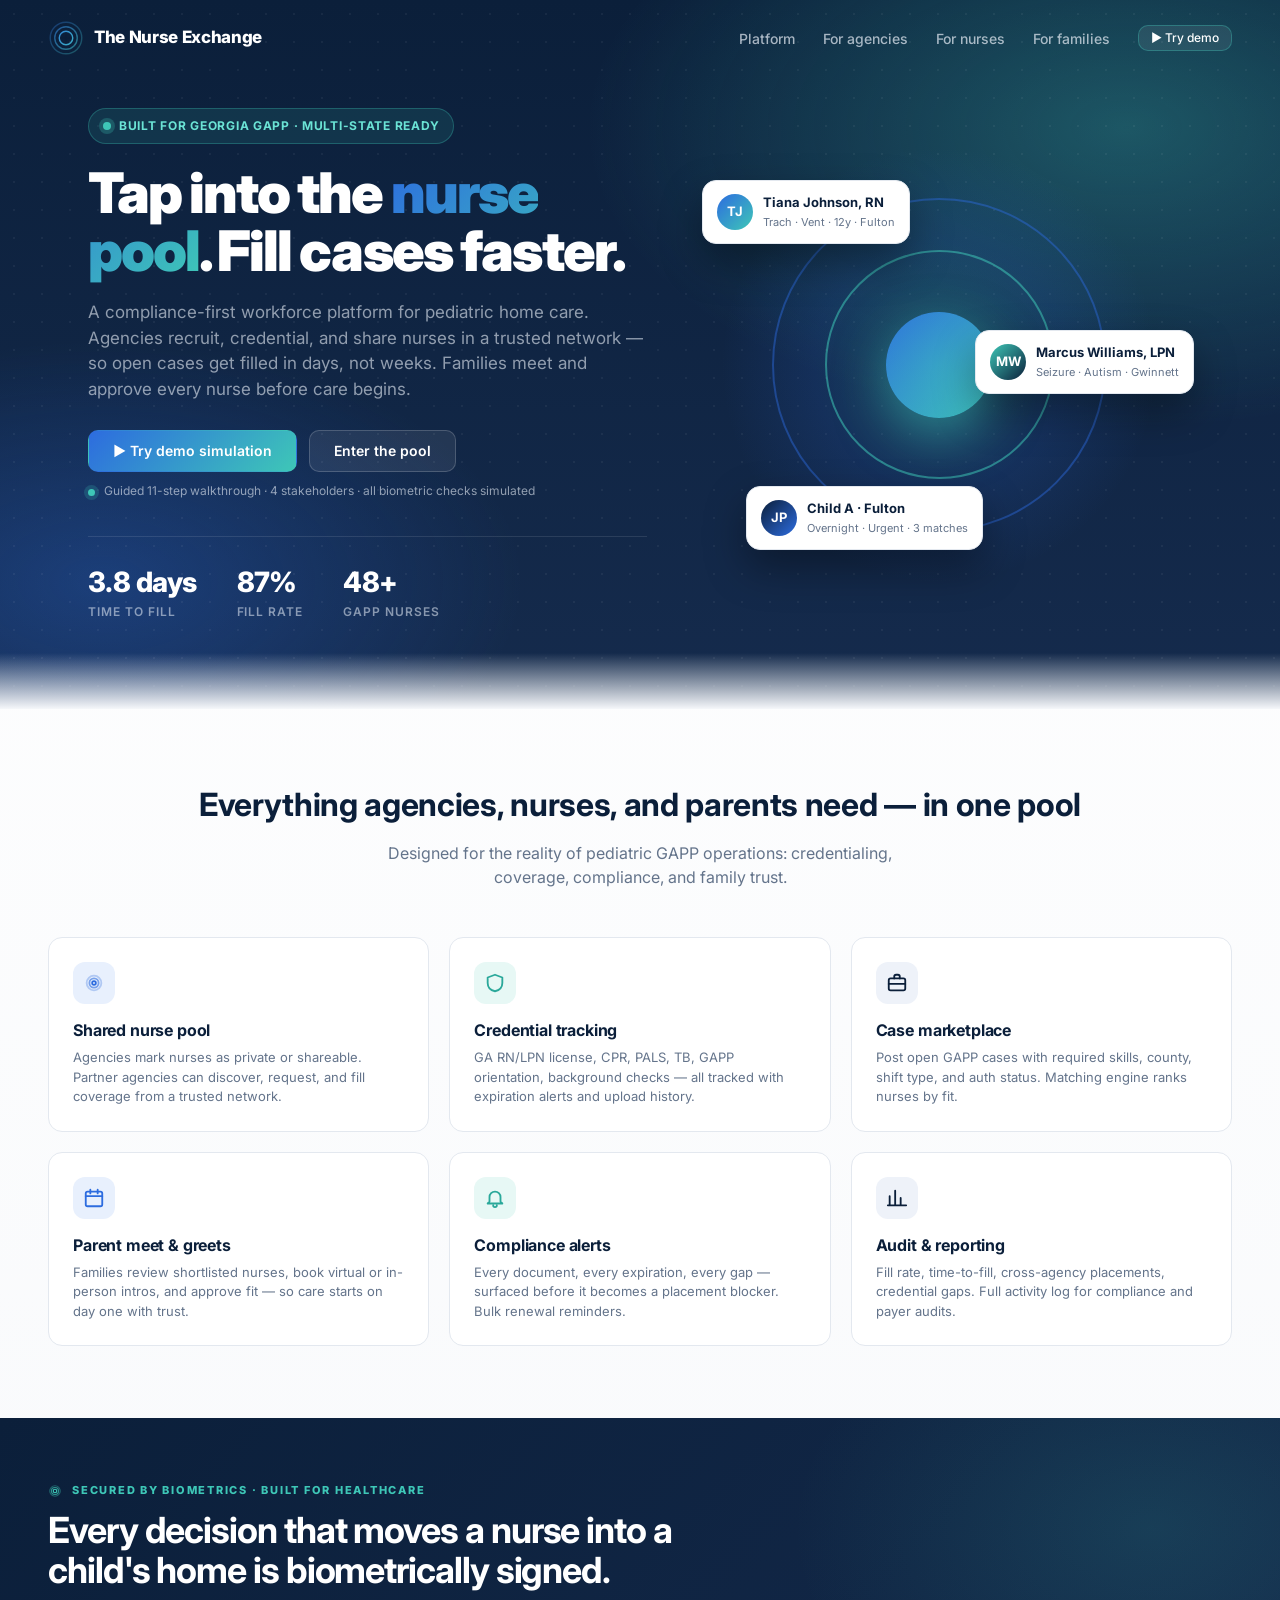
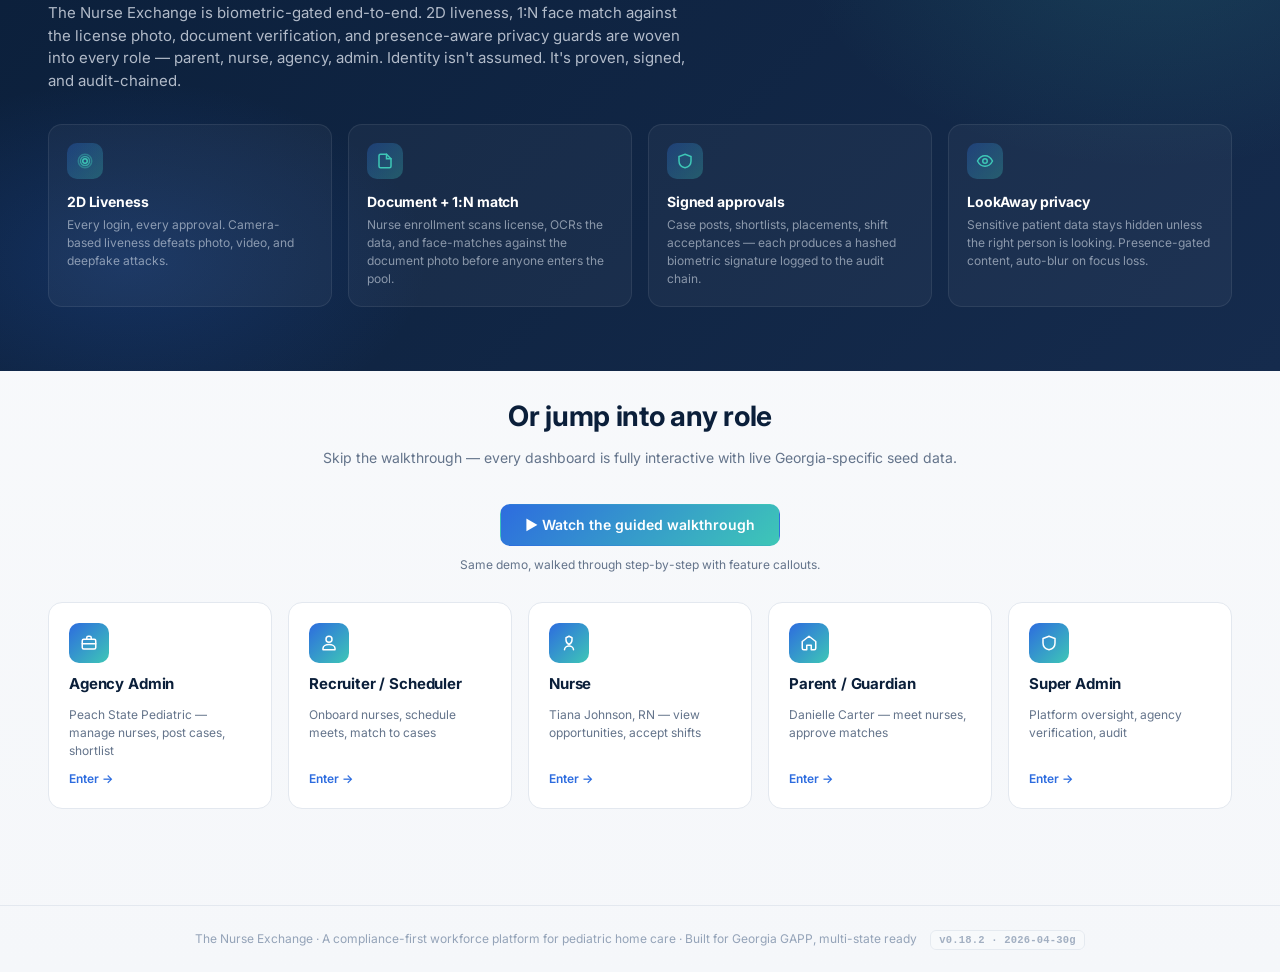
<file: index.html>
<!doctype html>
<html lang="en">
<head>
  <meta charset="utf-8" />
  <meta name="viewport" content="width=device-width, initial-scale=1, maximum-scale=1, minimum-scale=1, user-scalable=no, viewport-fit=cover, shrink-to-fit=no" />
  <meta name="apple-mobile-web-app-capable" content="yes" />
  <meta name="mobile-web-app-capable" content="yes" />
  <meta name="apple-mobile-web-app-status-bar-style" content="black-translucent" />
  <script>
    ['gesturestart','gesturechange','gestureend'].forEach(ev => {
      document.addEventListener(ev, e => e.preventDefault(), {passive:false});
    });
    let _tnxLastTap = 0;
    document.addEventListener('touchend', e => {
      const now = Date.now();
      if (now - _tnxLastTap < 350) e.preventDefault();
      _tnxLastTap = now;
    }, {passive:false});
  </script>
  <title>The Nurse Exchange — The shared nurse pool for pediatric home care</title>
  <meta name="description" content="A compliance-first marketplace where agencies recruit, credential, and share nurses — every action biometrically signed and audit-chained." />
  <link rel="canonical" href="https://nurseexchange.onrender.com/" />
  <link rel="icon" type="image/svg+xml" href="assets/favicon.svg" />

  <!-- Open Graph (Facebook, LinkedIn, iMessage, Slack, etc.) -->
  <meta property="og:type" content="website" />
  <meta property="og:site_name" content="The Nurse Exchange" />
  <meta property="og:url" content="https://nurseexchange.onrender.com/" />
  <meta property="og:title" content="The Nurse Exchange — Tap into the nurse pool" />
  <meta property="og:description" content="A compliance-first marketplace for pediatric home care. Cross-agency nurse pool, biometric identity gate, audit chain." />
  <meta property="og:image" content="https://nurseexchange.onrender.com/assets/og-image.png" />
  <meta property="og:image:width" content="1200" />
  <meta property="og:image:height" content="630" />
  <meta property="og:image:alt" content="The Nurse Exchange — Tap into the nurse pool. Fill cases faster." />

  <!-- Twitter / X -->
  <meta name="twitter:card" content="summary_large_image" />
  <meta name="twitter:title" content="The Nurse Exchange — Tap into the nurse pool" />
  <meta name="twitter:description" content="Compliance-first pediatric home care marketplace. Biometric identity gate · cross-agency pool · audit chain." />
  <meta name="twitter:image" content="https://nurseexchange.onrender.com/assets/og-image.png" />

  <meta name="theme-color" content="#0B1F3A" />
  <link rel="preconnect" href="https://fonts.googleapis.com">
  <link rel="preconnect" href="https://fonts.gstatic.com" crossorigin>
  <link href="https://fonts.googleapis.com/css2?family=Inter:wght@400;500;600;700;800&display=swap" rel="stylesheet">
  <link rel="stylesheet" href="css/styles.css" />
</head>
<body class="landing">

  <section class="hero-shell">
  <nav class="landing-nav">
    <a href="/" class="brand">
      <img src="assets/logo.svg" alt="The Nurse Exchange" />
      <span>The Nurse Exchange</span>
    </a>
    <div class="nav-links">
      <a href="#features">Platform</a>
      <a href="#roles">For agencies</a>
      <a href="#roles">For nurses</a>
      <a href="#roles">For families</a>
      <a href="app.html?sim=1" class="btn btn-secondary btn-sm">▶ Try demo</a>
    </div>
  </nav>

  <section class="hero">
    <div>
      <div class="hero-eyebrow"><span class="dot"></span> Built for Georgia GAPP · Multi-state ready</div>
      <h1>Tap into the <span class="grad">nurse pool</span>. Fill cases faster.</h1>
      <p class="lead">A compliance-first workforce platform for pediatric home care. Agencies recruit, credential, and share nurses in a trusted network — so open cases get filled in days, not weeks. Families meet and approve every nurse before care begins.</p>
      <div class="hero-cta">
        <a href="app.html?sim=1" class="btn btn-brand btn-lg" id="hero-try-demo">▶ Try demo simulation</a>
        <a href="app.html" class="btn btn-secondary btn-lg">Enter the pool</a>
      </div>
      <p style="margin-top:10px; font-size:12px; color:var(--text-muted)">
        <span style="display:inline-block; width:7px; height:7px; border-radius:50%; background:var(--teal); box-shadow:0 0 0 4px rgba(62,199,183,0.2); vertical-align:middle; margin-right:6px"></span>
        Guided 11-step walkthrough · 4 stakeholders · all biometric checks simulated
      </p>
      <div class="hero-stats">
        <div class="hero-stat"><div class="num">3.8 days</div><div class="label">Time to fill</div></div>
        <div class="hero-stat"><div class="num">87%</div><div class="label">Fill rate</div></div>
        <div class="hero-stat"><div class="num">48+</div><div class="label">GAPP nurses</div></div>
      </div>
    </div>
    <div class="hero-visual">
      <div class="ripple"></div>
      <div class="hero-card-stack">
        <div class="float-card a">
          <div class="avatar">TJ</div>
          <div class="meta">
            <div class="name">Tiana Johnson, RN</div>
            <div class="sub">Trach · Vent · 12y · Fulton</div>
          </div>
        </div>
        <div class="float-card b">
          <div class="avatar" style="background: linear-gradient(135deg, #3EC7B7, #0B1F3A)">MW</div>
          <div class="meta">
            <div class="name">Marcus Williams, LPN</div>
            <div class="sub">Seizure · Autism · Gwinnett</div>
          </div>
        </div>
        <div class="float-card c">
          <div class="avatar" style="background: linear-gradient(135deg, #0B1F3A, #2D6CDF)">JP</div>
          <div class="meta">
            <div class="name">Child A · Fulton</div>
            <div class="sub">Overnight · Urgent · 3 matches</div>
          </div>
        </div>
      </div>
    </div>
  </section>
  </section>
  <!-- /hero-shell -->

  <section class="features" id="features">
    <h2>Everything agencies, nurses, and parents need — in one pool</h2>
    <div class="sub">Designed for the reality of pediatric GAPP operations: credentialing, coverage, compliance, and family trust.</div>

    <div class="feature-grid">
      <div class="feature-card">
        <div class="ico">
          <svg width="22" height="22" viewBox="0 0 24 24" fill="none" stroke="currentColor" stroke-width="2" stroke-linecap="round" stroke-linejoin="round"><circle cx="12" cy="12" r="8" opacity="0.3"/><circle cx="12" cy="12" r="5" opacity="0.6"/><circle cx="12" cy="12" r="2"/></svg>
        </div>
        <h3>Shared nurse pool</h3>
        <p>Agencies mark nurses as private or shareable. Partner agencies can discover, request, and fill coverage from a trusted network.</p>
      </div>
      <div class="feature-card">
        <div class="ico teal">
          <svg width="22" height="22" viewBox="0 0 24 24" fill="none" stroke="currentColor" stroke-width="2" stroke-linecap="round" stroke-linejoin="round"><path d="M12 3l8 3v6c0 5-3.5 8-8 9-4.5-1-8-4-8-9V6l8-3z"/></svg>
        </div>
        <h3>Credential tracking</h3>
        <p>GA RN/LPN license, CPR, PALS, TB, GAPP orientation, background checks — all tracked with expiration alerts and upload history.</p>
      </div>
      <div class="feature-card">
        <div class="ico navy">
          <svg width="22" height="22" viewBox="0 0 24 24" fill="none" stroke="currentColor" stroke-width="2" stroke-linecap="round" stroke-linejoin="round"><rect x="3" y="7" width="18" height="13" rx="2"/><path d="M9 7V5a2 2 0 0 1 2-2h2a2 2 0 0 1 2 2v2M3 13h18"/></svg>
        </div>
        <h3>Case marketplace</h3>
        <p>Post open GAPP cases with required skills, county, shift type, and auth status. Matching engine ranks nurses by fit.</p>
      </div>
      <div class="feature-card">
        <div class="ico">
          <svg width="22" height="22" viewBox="0 0 24 24" fill="none" stroke="currentColor" stroke-width="2" stroke-linecap="round" stroke-linejoin="round"><rect x="3" y="5" width="18" height="16" rx="2"/><path d="M3 10h18M8 3v4M16 3v4"/></svg>
        </div>
        <h3>Parent meet & greets</h3>
        <p>Families review shortlisted nurses, book virtual or in-person intros, and approve fit — so care starts on day one with trust.</p>
      </div>
      <div class="feature-card">
        <div class="ico teal">
          <svg width="22" height="22" viewBox="0 0 24 24" fill="none" stroke="currentColor" stroke-width="2" stroke-linecap="round" stroke-linejoin="round"><path d="M18 16v-5a6 6 0 0 0-12 0v5l-2 2h16l-2-2zM10 20a2 2 0 0 0 4 0"/></svg>
        </div>
        <h3>Compliance alerts</h3>
        <p>Every document, every expiration, every gap — surfaced before it becomes a placement blocker. Bulk renewal reminders.</p>
      </div>
      <div class="feature-card">
        <div class="ico navy">
          <svg width="22" height="22" viewBox="0 0 24 24" fill="none" stroke="currentColor" stroke-width="2" stroke-linecap="round" stroke-linejoin="round"><path d="M4 20V10M10 20V4M16 20v-8M22 20H2"/></svg>
        </div>
        <h3>Audit & reporting</h3>
        <p>Fill rate, time-to-fill, cross-agency placements, credential gaps. Full activity log for compliance and payer audits.</p>
      </div>
    </div>
  </section>

  <section class="secured-by" id="security">
    <div class="secured-by-inner">
      <div class="lead">
        <svg width="14" height="14" viewBox="0 0 24 24" fill="none" stroke="currentColor" stroke-width="2" stroke-linecap="round"><circle cx="12" cy="12" r="9" opacity="0.4"/><circle cx="12" cy="12" r="6" opacity="0.7"/><circle cx="12" cy="12" r="3"/></svg>
        Secured by biometrics · built for healthcare
      </div>
      <h2>Every decision that moves a nurse into a child's home is biometrically signed.</h2>
      <p class="blurb">The Nurse Exchange is biometric-gated end-to-end. 2D liveness, 1:N face match against the license photo, document verification, and presence-aware privacy guards are woven into every role — parent, nurse, agency, admin. Identity isn't assumed. It's proven, signed, and audit-chained.</p>
      <div class="secured-grid">
        <div class="secured-item">
          <div class="ico">
            <svg width="18" height="18" viewBox="0 0 24 24" fill="none" stroke="currentColor" stroke-width="2" stroke-linecap="round"><circle cx="12" cy="12" r="9" opacity="0.4"/><circle cx="12" cy="12" r="6" opacity="0.7"/><circle cx="12" cy="12" r="3"/></svg>
          </div>
          <h4>2D Liveness</h4>
          <p>Every login, every approval. Camera-based liveness defeats photo, video, and deepfake attacks.</p>
        </div>
        <div class="secured-item">
          <div class="ico">
            <svg width="18" height="18" viewBox="0 0 24 24" fill="none" stroke="currentColor" stroke-width="2" stroke-linecap="round"><path d="M14 3H6a2 2 0 0 0-2 2v14a2 2 0 0 0 2 2h12a2 2 0 0 0 2-2V9l-6-6z"/><path d="M14 3v6h6"/></svg>
          </div>
          <h4>Document + 1:N match</h4>
          <p>Nurse enrollment scans license, OCRs the data, and face-matches against the document photo before anyone enters the pool.</p>
        </div>
        <div class="secured-item">
          <div class="ico">
            <svg width="18" height="18" viewBox="0 0 24 24" fill="none" stroke="currentColor" stroke-width="2" stroke-linecap="round"><path d="M12 3l8 3v6c0 5-3.5 8-8 9-4.5-1-8-4-8-9V6l8-3z"/></svg>
          </div>
          <h4>Signed approvals</h4>
          <p>Case posts, shortlists, placements, shift acceptances — each produces a hashed biometric signature logged to the audit chain.</p>
        </div>
        <div class="secured-item">
          <div class="ico">
            <svg width="18" height="18" viewBox="0 0 24 24" fill="none" stroke="currentColor" stroke-width="2" stroke-linecap="round"><circle cx="12" cy="12" r="3"/><path d="M2 12s3.5-7 10-7 10 7 10 7-3.5 7-10 7-10-7-10-7z"/></svg>
          </div>
          <h4>LookAway privacy</h4>
          <p>Sensitive patient data stays hidden unless the right person is looking. Presence-gated content, auto-blur on focus loss.</p>
        </div>
      </div>
    </div>
  </section>

  <section class="role-picker" id="roles">
    <h2>Or jump into any role</h2>
    <p class="sub">Skip the walkthrough — every dashboard is fully interactive with live Georgia-specific seed data.</p>
    <div style="text-align:center; margin: 0 auto 28px; max-width:520px">
      <a href="app.html?sim=1" class="btn btn-brand btn-lg" style="display:inline-flex; align-items:center; gap:10px">▶ Watch the guided walkthrough</a>
      <p style="margin-top:10px; font-size:12px; color:var(--text-muted)">Same demo, walked through step-by-step with feature callouts.</p>
    </div>

    <div class="role-grid">
      <a class="role-card" href="app.html#/dashboard" onclick="localStorage.setItem('tnx.role','agency_admin')">
        <div class="badge-ico">
          <svg width="18" height="18" viewBox="0 0 24 24" fill="none" stroke="currentColor" stroke-width="2" stroke-linecap="round" stroke-linejoin="round"><rect x="3" y="7" width="18" height="13" rx="2"/><path d="M9 7V5a2 2 0 0 1 2-2h2a2 2 0 0 1 2 2v2M3 13h18"/></svg>
        </div>
        <h4>Agency Admin</h4>
        <div class="persona">Peach State Pediatric — manage nurses, post cases, shortlist</div>
        <div class="enter">Enter →</div>
      </a>
      <a class="role-card" href="app.html#/dashboard" onclick="localStorage.setItem('tnx.role','recruiter')">
        <div class="badge-ico">
          <svg width="18" height="18" viewBox="0 0 24 24" fill="none" stroke="currentColor" stroke-width="2" stroke-linecap="round" stroke-linejoin="round"><path d="M16 7a4 4 0 1 1-8 0 4 4 0 0 1 8 0zM12 14c-4.4 0-8 2.2-8 5v2h16v-2c0-2.8-3.6-5-8-5z"/></svg>
        </div>
        <h4>Recruiter / Scheduler</h4>
        <div class="persona">Onboard nurses, schedule meets, match to cases</div>
        <div class="enter">Enter →</div>
      </a>
      <a class="role-card" href="app.html#/nurse-home" onclick="localStorage.setItem('tnx.role','nurse')">
        <div class="badge-ico">
          <svg width="18" height="18" viewBox="0 0 24 24" fill="none" stroke="currentColor" stroke-width="2" stroke-linecap="round" stroke-linejoin="round"><path d="M12 3l4 2v3c0 3-2 5-4 6-2-1-4-3-4-6V5l4-2z"/><path d="M6 21c0-3 3-5 6-5s6 2 6 5"/></svg>
        </div>
        <h4>Nurse</h4>
        <div class="persona">Tiana Johnson, RN — view opportunities, accept shifts</div>
        <div class="enter">Enter →</div>
      </a>
      <a class="role-card" href="app.html#/parent-home" onclick="localStorage.setItem('tnx.role','parent')">
        <div class="badge-ico">
          <svg width="18" height="18" viewBox="0 0 24 24" fill="none" stroke="currentColor" stroke-width="2" stroke-linecap="round" stroke-linejoin="round"><path d="M3 10l9-7 9 7v9a2 2 0 0 1-2 2h-4v-6h-6v6H5a2 2 0 0 1-2-2v-9z"/></svg>
        </div>
        <h4>Parent / Guardian</h4>
        <div class="persona">Danielle Carter — meet nurses, approve matches</div>
        <div class="enter">Enter →</div>
      </a>
      <a class="role-card" href="app.html#/admin" onclick="localStorage.setItem('tnx.role','super_admin')">
        <div class="badge-ico">
          <svg width="18" height="18" viewBox="0 0 24 24" fill="none" stroke="currentColor" stroke-width="2" stroke-linecap="round" stroke-linejoin="round"><path d="M12 3l8 3v6c0 5-3.5 8-8 9-4.5-1-8-4-8-9V6l8-3z"/></svg>
        </div>
        <h4>Super Admin</h4>
        <div class="persona">Platform oversight, agency verification, audit</div>
        <div class="enter">Enter →</div>
      </a>
    </div>
  </section>

  <footer class="landing-foot">
    The Nurse Exchange · A compliance-first workforce platform for pediatric home care · Built for Georgia GAPP, multi-state ready
    <span class="build-tag" id="build-tag">v…</span>
  </footer>

  <script src="js/version.js"></script>
  <script>
    document.getElementById('build-tag').textContent = `v${window.TNX_VERSION} · ${window.TNX_BUILD}`;
  </script>
</body>
</html>
</file>
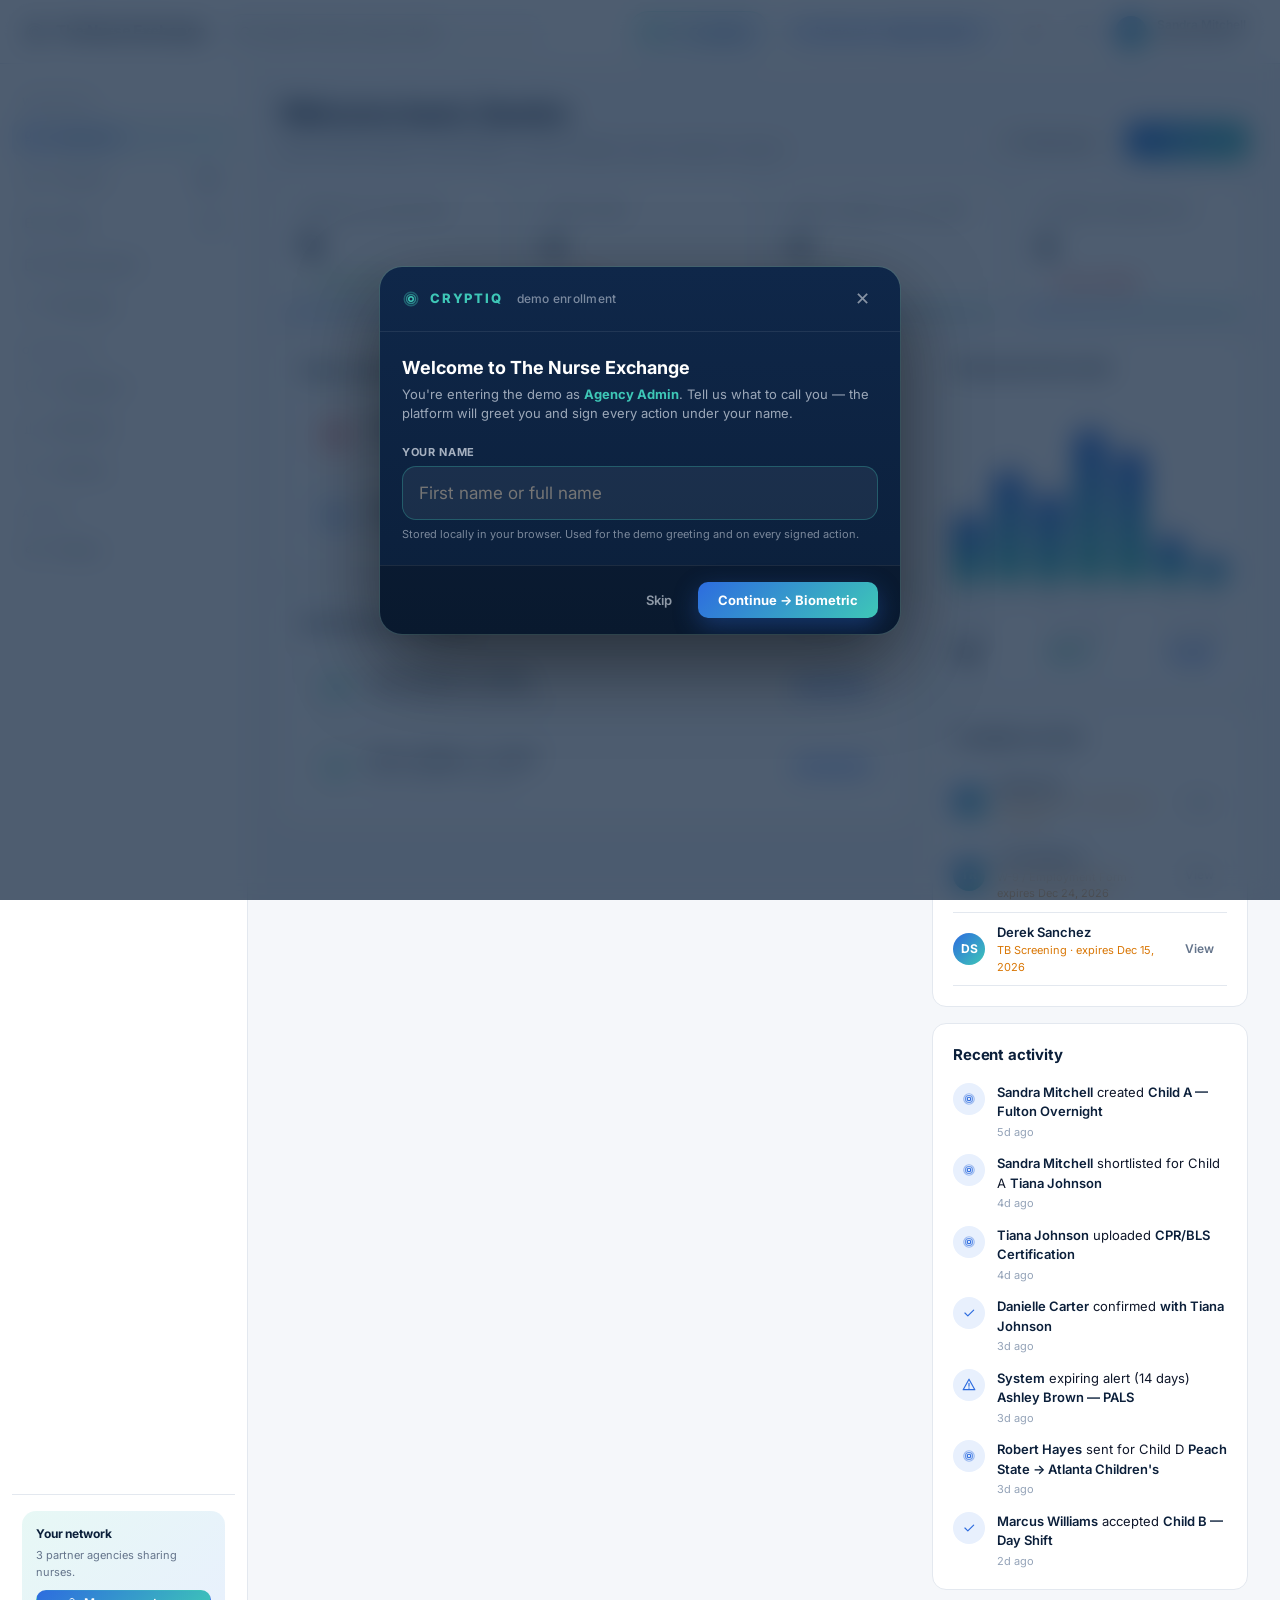
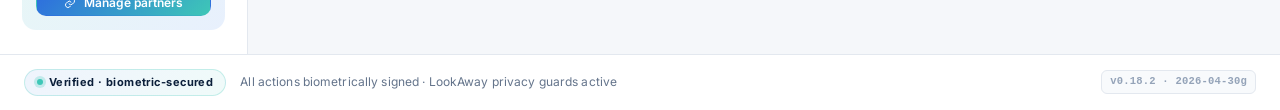
<file: app.html>
<!doctype html>
<html lang="en">
<head>
  <meta charset="utf-8" />
  <meta name="viewport" content="width=device-width, initial-scale=1, maximum-scale=1, minimum-scale=1, user-scalable=no, viewport-fit=cover, shrink-to-fit=no" />
  <meta name="apple-mobile-web-app-capable" content="yes" />
  <meta name="mobile-web-app-capable" content="yes" />
  <meta name="apple-mobile-web-app-status-bar-style" content="black-translucent" />
  <script>
    // Hard-lock iOS zoom: prevent pinch, double-tap zoom, and snap back if zoom ever happens.
    ['gesturestart','gesturechange','gestureend'].forEach(ev => {
      document.addEventListener(ev, e => e.preventDefault(), {passive:false});
    });
    let _tnxLastTap = 0;
    document.addEventListener('touchend', e => {
      const now = Date.now();
      if (now - _tnxLastTap < 350) e.preventDefault();
      _tnxLastTap = now;
    }, {passive:false});
    // If iOS ever ends up zoomed (visualViewport scale > 1), snap the page back by forcing a scrollTo
    if (window.visualViewport) {
      window.visualViewport.addEventListener('resize', () => {
        if (window.visualViewport.scale !== 1) {
          document.body.style.transform = 'scale(1)';
          window.scrollTo(0, 0);
        }
      });
    }
    document.addEventListener('focusout', () => { setTimeout(() => window.scrollTo(0, 0), 40); });
  </script>
  <title>The Nurse Exchange — Workspace</title>
  <meta name="description" content="Compliance-first marketplace for pediatric home care. Sign in to manage cases, nurses, meets, and audit chain." />
  <link rel="canonical" href="https://nurseexchange.onrender.com/app.html" />
  <link rel="icon" type="image/svg+xml" href="assets/favicon.svg" />

  <!-- Open Graph -->
  <meta property="og:type" content="website" />
  <meta property="og:site_name" content="The Nurse Exchange" />
  <meta property="og:url" content="https://nurseexchange.onrender.com/" />
  <meta property="og:title" content="The Nurse Exchange — Tap into the nurse pool" />
  <meta property="og:description" content="A compliance-first marketplace for pediatric home care. Cross-agency nurse pool, biometric identity gate, audit chain." />
  <meta property="og:image" content="https://nurseexchange.onrender.com/assets/og-image.png" />
  <meta property="og:image:width" content="1200" />
  <meta property="og:image:height" content="630" />
  <meta property="og:image:alt" content="The Nurse Exchange — Tap into the nurse pool. Fill cases faster." />

  <!-- Twitter / X -->
  <meta name="twitter:card" content="summary_large_image" />
  <meta name="twitter:title" content="The Nurse Exchange — Tap into the nurse pool" />
  <meta name="twitter:description" content="Compliance-first pediatric home care marketplace. Biometric identity gate · cross-agency pool · audit chain." />
  <meta name="twitter:image" content="https://nurseexchange.onrender.com/assets/og-image.png" />

  <meta name="theme-color" content="#0B1F3A" />
  <link rel="preconnect" href="https://fonts.googleapis.com">
  <link rel="preconnect" href="https://fonts.gstatic.com" crossorigin>
  <link href="https://fonts.googleapis.com/css2?family=Inter:wght@400;500;600;700;800&display=swap" rel="stylesheet">
  <link rel="stylesheet" href="css/styles.css" />
</head>
<body>
  <div id="app"><div style="padding:40px; text-align:center; color:var(--text-muted)">Loading The Nurse Exchange…</div></div>
  <div id="modal-root"></div>
  <div id="drawer-root"></div>
  <div id="toast-stack" class="toast-stack"></div>

  <script src="js/version.js"></script>
  <script src="js/data.js"></script>
  <script src="js/state.js"></script>
  <script src="js/icons.js"></script>
  <script src="js/components.js"></script>
  <script src="js/cryptiq.js"></script>
  <script src="js/views.js"></script>
  <script src="js/simulation.js"></script>
  <script src="js/app.js"></script>
</body>
</html>
</file>
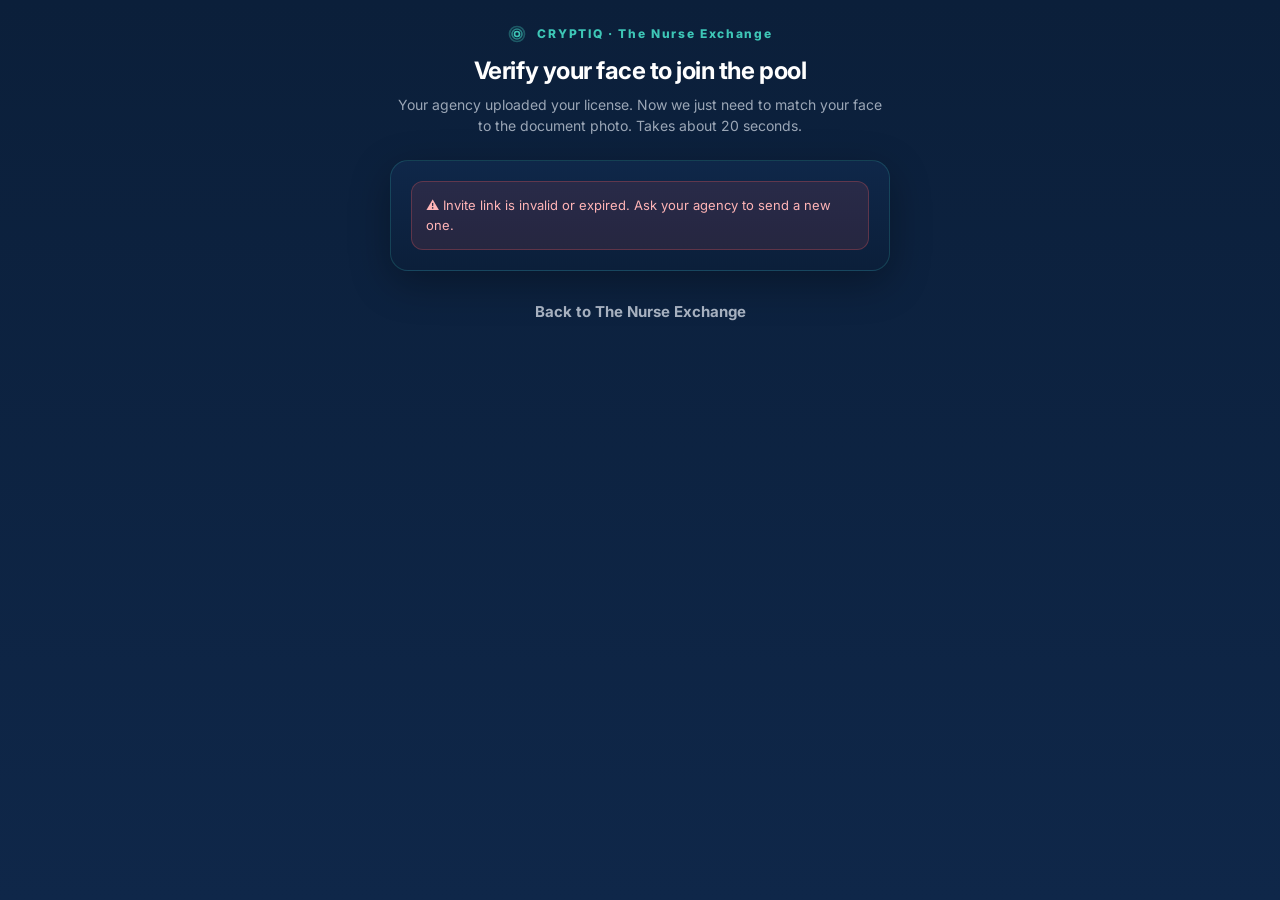
<file: invite.html>
<!doctype html>
<html lang="en">
<head>
  <meta charset="utf-8" />
  <meta name="viewport" content="width=device-width, initial-scale=1, maximum-scale=1, minimum-scale=1, user-scalable=no, viewport-fit=cover, shrink-to-fit=no" />
  <title>The Nurse Exchange · Cryptiq face match</title>
  <link rel="icon" type="image/svg+xml" href="assets/favicon.svg" />
  <link rel="preconnect" href="https://fonts.googleapis.com">
  <link rel="preconnect" href="https://fonts.gstatic.com" crossorigin>
  <link href="https://fonts.googleapis.com/css2?family=Inter:wght@400;500;600;700;800&display=swap" rel="stylesheet">
  <link rel="stylesheet" href="css/styles.css" />
  <script>
    ['gesturestart','gesturechange','gestureend'].forEach(ev => document.addEventListener(ev, e => e.preventDefault(), {passive:false}));
  </script>
  <style>
    body { background: linear-gradient(180deg, #0B1F3A 0%, #0F2749 100%); min-height: 100vh; color: #E8EEF7; }
    .invite-shell { max-width: 540px; margin: 0 auto; padding: 24px 20px 40px; }
    .invite-head { text-align: center; margin-bottom: 24px; }
    .invite-head .brand-row { display: inline-flex; align-items: center; gap: 10px; color: #3EC7B7; font-weight: 800; letter-spacing: 0.14em; font-size: 12px; margin-bottom: 12px; }
    .invite-head h1 { color: white; font-size: 24px; line-height: 1.25; margin-bottom: 8px; }
    .invite-head p { color: rgba(232,238,247,0.65); font-size: 14px; line-height: 1.5; }
    .invite-card {
      background: linear-gradient(180deg, #0F2749 0%, #0B1F3A 100%);
      border: 1px solid rgba(62,199,183,0.2);
      border-radius: 18px; padding: 20px; margin-bottom: 14px;
      box-shadow: 0 12px 40px rgba(0,0,0,0.3);
    }
    .invite-doc { width: 100%; max-width: 340px; aspect-ratio: 3/2; margin: 0 auto; border-radius: 12px; overflow: hidden; border: 1px solid rgba(255,255,255,0.1); background: #000; display: grid; place-items: center; }
    .invite-doc img { width: 100%; height: 100%; object-fit: cover; }
    .invite-doc-label { font-size: 11px; color: rgba(232,238,247,0.5); letter-spacing: 0.1em; text-transform: uppercase; font-weight: 700; text-align: center; margin: 12px 0 10px; }
    .invite-meta { display: grid; grid-template-columns: auto 1fr; gap: 6px 14px; font-size: 13px; padding-top: 14px; margin-top: 14px; border-top: 1px solid rgba(255,255,255,0.08); }
    .invite-meta dt { color: rgba(232,238,247,0.5); }
    .invite-meta dd { color: white; margin: 0; font-weight: 600; }
    .invite-cta { width: 100%; padding: 16px; border-radius: 14px; border: 0; cursor: pointer; font-weight: 700; font-size: 15px; min-height: 54px;
      background: linear-gradient(135deg, #2D6CDF, #3EC7B7); color: white;
      box-shadow: 0 12px 32px rgba(45,108,223,0.4); display: flex; align-items: center; justify-content: center; gap: 10px;
    }
    .invite-cta[disabled] { opacity: 0.5; cursor: not-allowed; }
    .invite-cta-ghost { background: transparent; color: rgba(232,238,247,0.7); box-shadow: none; }
    .invite-vf { width: 220px; height: 220px; margin: 0 auto 18px; border-radius: 50%; overflow: hidden; border: 2px solid rgba(62,199,183,0.4); background: #000; box-shadow: 0 0 0 6px rgba(62,199,183,0.12), 0 0 40px rgba(62,199,183,0.25); position: relative; }
    .invite-vf video { width: 100%; height: 100%; object-fit: cover; transform: scaleX(-1); }
    .invite-vf .ring { position: absolute; inset: -10px; border-radius: 50%; border: 2px solid #3EC7B7; opacity: 0.35; animation: spin 3s linear infinite; }
    @keyframes spin { to { transform: rotate(360deg); } }
    .step-pill { display: inline-flex; align-items: center; gap: 8px; padding: 6px 12px; border-radius: 999px; background: rgba(62,199,183,0.12); color: #3EC7B7; font-size: 11px; font-weight: 800; letter-spacing: 0.08em; text-transform: uppercase; }
    .progress { height: 6px; background: rgba(255,255,255,0.08); border-radius: 999px; overflow: hidden; margin-bottom: 14px; }
    .progress-bar { height: 100%; width: 0%; background: linear-gradient(90deg, #2D6CDF, #3EC7B7); transition: width 0.4s; }
    .match-grid { display: grid; grid-template-columns: 1fr auto 1fr; align-items: center; gap: 14px; }
    .match-img { width: 100%; aspect-ratio: 1; border-radius: 12px; overflow: hidden; background: rgba(255,255,255,0.05); border: 1px solid rgba(62,199,183,0.3); }
    .match-img img { width: 100%; height: 100%; object-fit: cover; transform: scaleX(-1); }
    .match-bars { display: flex; flex-direction: column; gap: 4px; align-items: center; }
    .match-bars span { width: 22px; height: 3px; background: #3EC7B7; border-radius: 2px; animation: beam 1s infinite; }
    .match-bars span:nth-child(2) { animation-delay: 0.1s; }
    .match-bars span:nth-child(3) { animation-delay: 0.2s; }
    .match-bars span:nth-child(4) { animation-delay: 0.3s; }
    .match-bars span:nth-child(5) { animation-delay: 0.4s; }
    @keyframes beam { 0%,100% { opacity: 0.3; transform: scaleX(0.4); } 50% { opacity: 1; transform: scaleX(1); } }
    .result-row { text-align: center; padding: 16px; border-radius: 12px; background: rgba(255,255,255,0.04); margin-top: 14px; font-size: 13px; color: rgba(232,238,247,0.7); }
    .result-row.success { background: rgba(22,163,74,0.12); border: 1px solid rgba(22,163,74,0.3); color: #C7F3D5; }
    .result-row.success b { color: white; font-size: 18px; }
    .err-row { background: rgba(225,87,89,0.12); border: 1px solid rgba(225,87,89,0.3); color: #FFB4B6; padding: 14px; border-radius: 12px; font-size: 13px; }
  </style>
</head>
<body>
  <div class="invite-shell" id="invite-root">
    <div class="invite-head">
      <div class="brand-row">
        <svg width="20" height="20" viewBox="0 0 24 24" fill="none" stroke="currentColor" stroke-width="2" stroke-linecap="round"><circle cx="12" cy="12" r="9" opacity="0.35"/><circle cx="12" cy="12" r="6" opacity="0.6"/><circle cx="12" cy="12" r="3"/></svg>
        <span>CRYPTIQ · The Nurse Exchange</span>
      </div>
      <h1>Verify your face to join the pool</h1>
      <p>Your agency uploaded your license. Now we just need to match your face to the document photo. Takes about 20 seconds.</p>
    </div>
    <div id="content"></div>
  </div>

  <script src="js/data.js"></script>
  <script src="js/state.js"></script>
  <script>
  (function(){
    const root = document.getElementById('content');
    const token = (location.hash || '').replace(/^#/, '').trim();
    const pendingMap = JSON.parse(localStorage.getItem('tnx.pending_invites') || '{}');
    const invite = pendingMap[token];

    if (!token || !invite) {
      root.innerHTML = `
        <div class="invite-card">
          <div class="err-row">⚠ Invite link is invalid or expired. Ask your agency to send a new one.</div>
        </div>
        <a class="invite-cta invite-cta-ghost" href="index.html" style="text-decoration:none">Back to The Nurse Exchange</a>
      `;
      return;
    }

    function renderIntro() {
      root.innerHTML = `
        <div class="invite-card">
          <div class="invite-doc-label">License document on file</div>
          <div class="invite-doc"><img src="${invite.doc_photo}" alt="license"></div>
          <dl class="invite-meta">
            <dt>Name</dt><dd>${invite.first} ${invite.last}</dd>
            <dt>License</dt><dd>${invite.license_type}</dd>
            <dt>Issued by</dt><dd>${invite.issued_by}</dd>
            <dt>Issued</dt><dd>${new Date(invite.issued_at).toLocaleString()}</dd>
          </dl>
        </div>
        <button class="invite-cta" id="start">
          <svg width="18" height="18" viewBox="0 0 24 24" fill="none" stroke="currentColor" stroke-width="2" stroke-linecap="round"><circle cx="12" cy="12" r="9" opacity="0.4"/><circle cx="12" cy="12" r="6" opacity="0.7"/><circle cx="12" cy="12" r="3"/></svg>
          Begin face match
        </button>
      `;
      document.getElementById('start').onclick = startCapture;
    }

    async function startCapture() {
      root.innerHTML = `
        <div class="invite-card" style="text-align:center">
          <div class="step-pill">Step 1 · Liveness selfie</div>
          <div class="invite-vf" id="vf"><video id="cam" autoplay playsinline muted></video><div class="ring"></div></div>
          <div class="progress"><div class="progress-bar" id="bar"></div></div>
          <p style="font-size:13px; color:rgba(232,238,247,0.6); margin-bottom:14px">Look straight into the camera. Hold still while we capture.</p>
          <button class="invite-cta" id="capture">Capture selfie</button>
        </div>
      `;
      const video = document.getElementById('cam');
      let stream;
      try {
        stream = await navigator.mediaDevices.getUserMedia({ video: { width: 480, height: 480, facingMode: 'user' }, audio: false });
        video.srcObject = stream;
        await new Promise(r => video.onloadedmetadata = r);
      } catch (e) {
        // Fallback: just use the doc photo as the "selfie" for the demo
      }
      let progress = 0;
      const bar = document.getElementById('bar');
      const tick = setInterval(() => { progress = Math.min(80, progress + 8); bar.style.width = progress + '%'; }, 200);
      document.getElementById('capture').onclick = async () => {
        clearInterval(tick);
        bar.style.width = '100%';
        // Snapshot
        let livePhoto = invite.doc_photo;
        try {
          const c = document.createElement('canvas');
          c.width = 240; c.height = 240;
          const ctx = c.getContext('2d');
          ctx.translate(c.width, 0); ctx.scale(-1, 1);
          ctx.drawImage(video, 0, 0, c.width, c.height);
          livePhoto = c.toDataURL('image/jpeg', 0.85);
        } catch {}
        if (stream) stream.getTracks().forEach(t => t.stop());
        runMatch(livePhoto);
      };
    }

    async function runMatch(livePhoto) {
      root.innerHTML = `
        <div class="invite-card">
          <div class="step-pill" style="margin-bottom:14px">Step 2 · 1:N match against document</div>
          <div class="match-grid">
            <div>
              <div class="invite-doc-label">Document</div>
              <div class="match-img"><img src="${invite.doc_photo}"></div>
            </div>
            <div class="match-bars"><span></span><span></span><span></span><span></span><span></span></div>
            <div>
              <div class="invite-doc-label">Live</div>
              <div class="match-img"><img src="${livePhoto}"></div>
            </div>
          </div>
          <div class="result-row" id="result">Comparing biometric templates…</div>
        </div>
        <button class="invite-cta" id="confirm" disabled>Waiting for match…</button>
      `;
      await new Promise(r => setTimeout(r, 1600));
      const score = 0.952 + Math.random() * 0.045;
      const at = new Date().toISOString();
      const hashBuf = await crypto.subtle.digest('SHA-256', new TextEncoder().encode(token + at + score));
      const hash = [...new Uint8Array(hashBuf)].map(b => b.toString(16).padStart(2,'0')).join('');
      document.getElementById('result').classList.add('success');
      document.getElementById('result').innerHTML = `<b>✓ ${(score*100).toFixed(1)}% match</b><br><span style="font-size:12px">Template enrolled · ${hash.slice(0,16)}…</span>`;
      const btn = document.getElementById('confirm');
      btn.disabled = false;
      btn.textContent = 'Join the pool ✓';
      btn.onclick = () => completeEnrollment({ livePhoto, score, hash, at });
    }

    function completeEnrollment({ livePhoto, score, hash, at }) {
      // Build the nurse record
      const role = { agency_id: invite.agency_id, name: invite.issued_by, label: 'Cryptiq invite' };
      const newNurse = {
        id: 'nr-' + Date.now().toString().slice(-4),
        first_name: invite.first, last_name: invite.last,
        email: invite.email, phone: '(xxx) xxx-xxxx',
        license_type: invite.license_type,
        license_number: 'GA-' + invite.license_type + '-' + Math.floor(Math.random()*900000+100000),
        license_state: 'GA',
        bio: 'Onboarded via Cryptiq doc-match invite link. Face verified against license photo.',
        counties_served: ['Fulton'], languages: ['English'],
        years_experience: 1, pediatrics_experience: 1,
        status: 'active',
        skills: ['Medication Administration'],
        rate_per_hour: 38, shift_preferences: ['Day'],
        employment_type: 'W-2 Employee',
        primary_agency_id: invite.agency_id,
        share_status: 'private', shared_with: [],
        compliance_status: 'incomplete',
        documents: window.TNX.DOC_TYPES.map(dt => ({ key: dt.key, label: dt.label, status: dt.required ? 'missing' : 'complete', expires: null, required: dt.required })),
        onboarded_on: at, last_active: at,
        rating: '5.0', completed_shifts: 0,
        verified_photo: livePhoto,
        face_verified: true,
        face_match_score: score,
        enrollment_hash: hash
      };
      State.addNurse(newNurse);
      State.logAudit({ actor: invite.first + ' ' + invite.last, actor_role: 'Nurse (invite)', entity: 'Nurse', entity_name: invite.first + ' ' + invite.last, action: `enrolled via doc-invite · face match ${(score*100).toFixed(1)}% · ${hash.slice(0,12)}` });
      // Remove from pending
      const m = JSON.parse(localStorage.getItem('tnx.pending_invites') || '{}');
      delete m[token];
      localStorage.setItem('tnx.pending_invites', JSON.stringify(m));
      root.innerHTML = `
        <div class="invite-card" style="text-align:center; padding:30px 20px">
          <div style="width:64px; height:64px; border-radius:50%; background:#16A34A; color:white; display:grid; place-items:center; font-size:32px; margin:0 auto 14px">✓</div>
          <h2 style="color:white; margin-bottom:8px">You're in the pool</h2>
          <p style="color:rgba(232,238,247,0.7); margin-bottom:20px">${invite.first}, your face is verified against your license. Your agency has been notified.</p>
          <a class="invite-cta" href="app.html#/nurse-home" onclick="localStorage.setItem('tnx.role','nurse')">Open my nurse dashboard</a>
        </div>
      `;
    }

    renderIntro();
  })();
  </script>
</body>
</html>
</file>
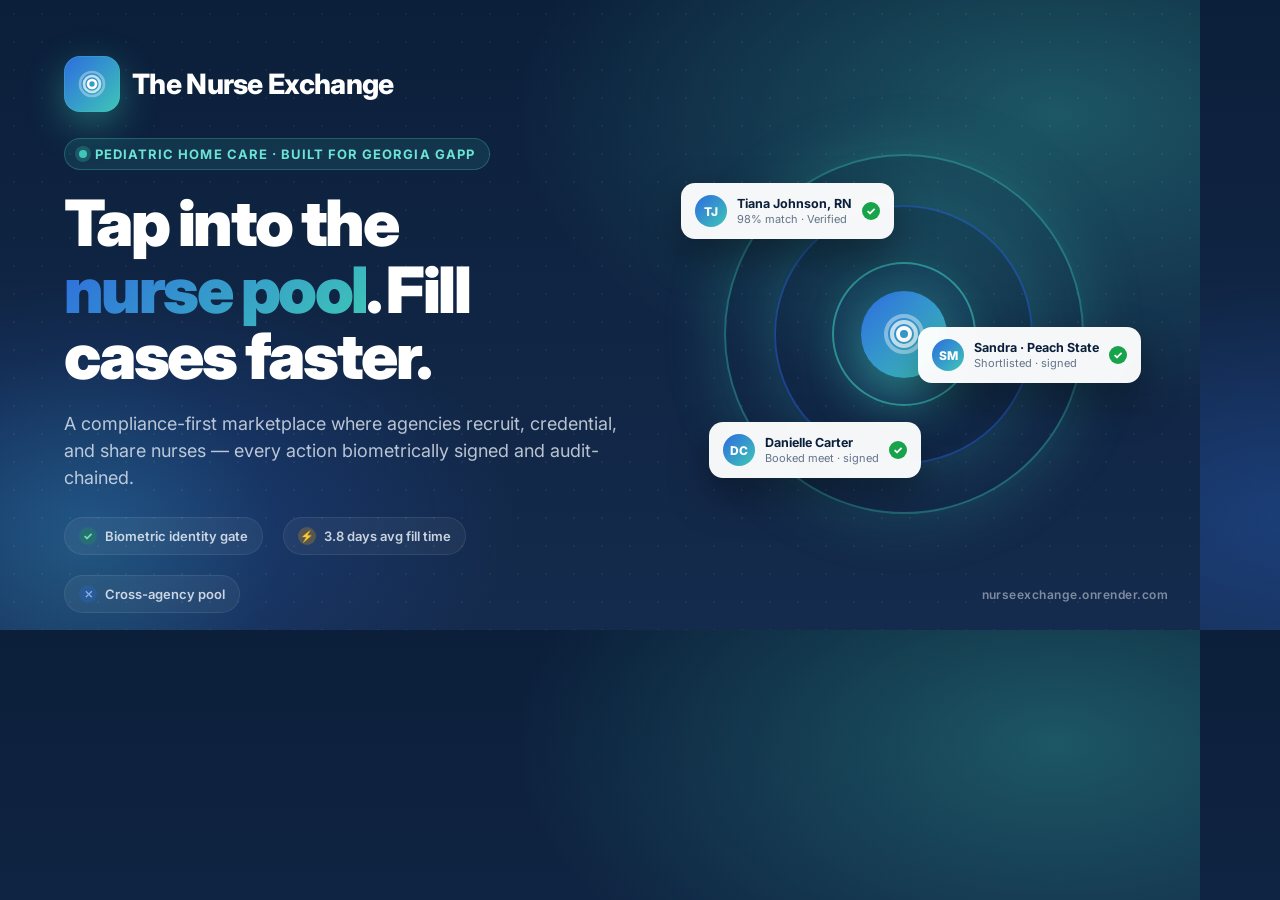
<file: og-image.html>
<!doctype html>
<html lang="en">
<head>
  <meta charset="utf-8" />
  <link rel="preconnect" href="https://fonts.googleapis.com">
  <link rel="preconnect" href="https://fonts.gstatic.com" crossorigin>
  <link href="https://fonts.googleapis.com/css2?family=Inter:wght@500;600;700;800;900&display=swap" rel="stylesheet">
  <style>
    * { box-sizing: border-box; margin: 0; padding: 0; }
    html, body { width: 1200px; height: 630px; overflow: hidden; }
    body {
      font-family: 'Inter', -apple-system, BlinkMacSystemFont, sans-serif;
      background:
        radial-gradient(900px 500px at 88% 18%, rgba(62,199,183,0.32), transparent 60%),
        radial-gradient(700px 400px at 8% 82%, rgba(45,108,223,0.32), transparent 60%),
        linear-gradient(180deg, #0B1F3A 0%, #152B4D 100%);
      color: #E8EEF7;
      position: relative;
    }
    /* Subtle dot grid pattern overlay */
    body::before {
      content: '';
      position: absolute; inset: 0;
      background-image: radial-gradient(circle, rgba(255,255,255,0.05) 1px, transparent 1px);
      background-size: 28px 28px;
      pointer-events: none;
    }

    .card {
      position: relative;
      display: grid; grid-template-columns: 1.1fr 0.9fr;
      gap: 40px;
      width: 100%; height: 100%;
      padding: 56px 64px;
      align-items: center;
    }

    /* LEFT — copy */
    .left { z-index: 2; min-width: 0; }
    .brand {
      display: inline-flex; align-items: center; gap: 12px;
      margin-bottom: 26px;
    }
    .brand-mark {
      width: 56px; height: 56px; border-radius: 16px;
      background: linear-gradient(135deg, #2D6CDF, #3EC7B7);
      display: grid; place-items: center;
      box-shadow: 0 12px 36px rgba(62,199,183,0.4), 0 0 0 1px rgba(62,199,183,0.3) inset;
    }
    .brand-name {
      font-weight: 800; font-size: 28px; letter-spacing: -0.025em;
      color: white;
    }

    .eyebrow {
      display: inline-flex; align-items: center; gap: 8px;
      background: rgba(62,199,183,0.12);
      color: #6BE3D5;
      padding: 7px 14px; border-radius: 999px;
      font-size: 13px; font-weight: 700;
      letter-spacing: 0.08em; text-transform: uppercase;
      border: 1px solid rgba(62,199,183,0.3);
      margin-bottom: 20px;
    }
    .eyebrow .pulse {
      width: 8px; height: 8px; border-radius: 50%;
      background: #3EC7B7;
      box-shadow: 0 0 0 4px rgba(62,199,183,0.25);
    }

    h1 {
      font-size: 64px; line-height: 1.04;
      font-weight: 900; letter-spacing: -0.04em;
      color: white;
      margin-bottom: 20px;
    }
    h1 .grad {
      background: linear-gradient(135deg, #2D6CDF, #3EC7B7);
      -webkit-background-clip: text; background-clip: text;
      color: transparent;
    }

    .lead {
      font-size: 18px; color: rgba(232,238,247,0.78); line-height: 1.5;
      max-width: 560px; margin-bottom: 26px;
    }

    .stats {
      display: flex; gap: 20px; flex-wrap: wrap;
    }
    .stat {
      display: flex; align-items: center; gap: 8px;
      background: rgba(255,255,255,0.05);
      border: 1px solid rgba(255,255,255,0.08);
      padding: 9px 14px; border-radius: 999px;
      font-size: 13px; font-weight: 600;
      color: rgba(232,238,247,0.85);
    }
    .stat .ico {
      width: 18px; height: 18px; border-radius: 50%;
      display: grid; place-items: center;
      font-size: 11px; font-weight: 800;
    }
    .stat.s-sec .ico { background: rgba(22,163,74,0.25); color: #6BE39E; }
    .stat.s-eff .ico { background: rgba(245,158,11,0.25); color: #FBC470; }
    .stat.s-cap .ico { background: rgba(45,108,223,0.25); color: #8BB3F0; }

    /* RIGHT — visual */
    .right { position: relative; z-index: 2; height: 100%; display: flex; align-items: center; justify-content: center; }
    .ripple-stage {
      position: relative;
      width: 360px; height: 360px;
    }
    .ripple-stage .ring {
      position: absolute; inset: 0; border-radius: 50%;
      border: 2px solid rgba(62,199,183,0.4);
      box-shadow: 0 0 60px rgba(62,199,183,0.25);
    }
    .ripple-stage .ring.r2 { inset: 14%; border-color: rgba(45,108,223,0.45); }
    .ripple-stage .ring.r3 {
      inset: 30%;
      background: radial-gradient(circle, rgba(62,199,183,0.18), rgba(45,108,223,0.08));
      border-color: rgba(62,199,183,0.6);
      backdrop-filter: blur(6px);
    }
    .ripple-stage .core {
      position: absolute; inset: 38%;
      border-radius: 50%;
      background: linear-gradient(135deg, #2D6CDF, #3EC7B7);
      display: grid; place-items: center;
      color: white; font-weight: 900; font-size: 32px;
      box-shadow: 0 18px 50px rgba(62,199,183,0.5);
    }

    /* Floating cards */
    .float-card {
      position: absolute;
      background: rgba(255,255,255,0.96);
      color: #0B1F3A;
      padding: 12px 14px;
      border-radius: 14px;
      box-shadow: 0 18px 40px rgba(0,0,0,0.35);
      display: flex; align-items: center; gap: 10px;
      font-size: 12.5px;
      white-space: nowrap;
      backdrop-filter: blur(8px);
    }
    .float-card .av {
      width: 32px; height: 32px; border-radius: 50%;
      background: linear-gradient(135deg, #2D6CDF, #3EC7B7);
      color: white; display: grid; place-items: center;
      font-weight: 800; font-size: 12px;
    }
    .float-card .meta { display: flex; flex-direction: column; gap: 1px; }
    .float-card .name { font-weight: 700; }
    .float-card .sub { font-size: 11px; color: #64748B; }
    .float-card .check {
      width: 18px; height: 18px; border-radius: 50%;
      background: #16A34A; color: white;
      display: grid; place-items: center;
      font-size: 11px; font-weight: 800;
    }
    .fc-1 { top: 8%; left: -12%; }
    .fc-2 { top: 48%; right: -16%; }
    .fc-3 { bottom: 10%; left: -4%; }

    /* Bottom-right footer chip */
    .footer-chip {
      position: absolute;
      bottom: 28px; right: 32px;
      font-size: 12px; color: rgba(232,238,247,0.5);
      font-weight: 600; letter-spacing: 0.04em;
      z-index: 3;
    }

    /* Subtle teal glow on the bottom-left */
    body::after {
      content: '';
      position: absolute; bottom: -120px; left: -120px;
      width: 400px; height: 400px;
      border-radius: 50%;
      background: radial-gradient(circle, rgba(62,199,183,0.18), transparent 70%);
      pointer-events: none;
    }
  </style>
</head>
<body>
  <div class="card">
    <div class="left">
      <div class="brand">
        <div class="brand-mark">
          <svg width="32" height="32" viewBox="0 0 24 24" fill="none" stroke="white" stroke-width="2" stroke-linecap="round" stroke-linejoin="round">
            <circle cx="12" cy="12" r="9" opacity="0.35"/>
            <circle cx="12" cy="12" r="6" opacity="0.7"/>
            <circle cx="12" cy="12" r="3"/>
          </svg>
        </div>
        <div class="brand-name">The Nurse Exchange</div>
      </div>

      <div class="eyebrow"><span class="pulse"></span> Pediatric home care · Built for Georgia GAPP</div>

      <h1>Tap into the<br><span class="grad">nurse pool</span>. Fill cases faster.</h1>

      <p class="lead">A compliance-first marketplace where agencies recruit, credential, and share nurses — every action biometrically signed and audit-chained.</p>

      <div class="stats">
        <div class="stat s-sec"><div class="ico">✓</div> Biometric identity gate</div>
        <div class="stat s-eff"><div class="ico">⚡</div> 3.8 days avg fill time</div>
        <div class="stat s-cap"><div class="ico">⤬</div> Cross-agency pool</div>
      </div>
    </div>

    <div class="right">
      <div class="ripple-stage">
        <div class="ring r1"></div>
        <div class="ring r2"></div>
        <div class="ring r3"></div>
        <div class="core">
          <svg width="48" height="48" viewBox="0 0 24 24" fill="none" stroke="white" stroke-width="2" stroke-linecap="round" stroke-linejoin="round">
            <circle cx="12" cy="12" r="9" opacity="0.4"/>
            <circle cx="12" cy="12" r="6" opacity="0.7"/>
            <circle cx="12" cy="12" r="3"/>
          </svg>
        </div>

        <div class="float-card fc-1">
          <div class="av">TJ</div>
          <div class="meta"><div class="name">Tiana Johnson, RN</div><div class="sub">98% match · Verified</div></div>
          <div class="check">✓</div>
        </div>
        <div class="float-card fc-2">
          <div class="av">SM</div>
          <div class="meta"><div class="name">Sandra · Peach State</div><div class="sub">Shortlisted · signed</div></div>
          <div class="check">✓</div>
        </div>
        <div class="float-card fc-3">
          <div class="av">DC</div>
          <div class="meta"><div class="name">Danielle Carter</div><div class="sub">Booked meet · signed</div></div>
          <div class="check">✓</div>
        </div>
      </div>
    </div>
  </div>
  <div class="footer-chip">nurseexchange.onrender.com</div>
</body>
</html>
</file>
<file: css/styles.css>
/* =========================================================
   The Nurse Exchange — Design System
   Light healthcare theme · Pool/ripple motif
   ========================================================= */

:root {
  /* Brand */
  --navy: #0B1F3A;
  --navy-700: #152B4D;
  --navy-50: #EEF2F9;
  --ocean: #2D6CDF;
  --ocean-600: #1F57BC;
  --ocean-50: #E8F0FD;
  --teal: #3EC7B7;
  --teal-600: #2AA89A;
  --teal-50: #E7F8F5;

  /* Neutrals */
  --bg: #F5F7FA;
  --bg-soft: #FAFBFD;
  --surface: #FFFFFF;
  --surface-alt: #F8FAFC;
  --border: #E3E8EF;
  --border-strong: #CBD5E1;

  /* Text */
  --text: #0F172A;
  --text-muted: #64748B;
  --text-subtle: #94A3B8;

  /* Status */
  --ok: #16A34A;
  --ok-bg: #DCFCE7;
  --warn: #D97706;
  --warn-bg: #FEF3C7;
  --err: #DC2626;
  --err-bg: #FEE2E2;
  --info: #2563EB;
  --info-bg: #DBEAFE;

  /* Shadows */
  --shadow-sm: 0 1px 2px rgba(15,23,42,0.04), 0 1px 3px rgba(15,23,42,0.06);
  --shadow-md: 0 2px 6px rgba(15,23,42,0.05), 0 10px 24px -8px rgba(15,23,42,0.12);
  --shadow-lg: 0 10px 30px -10px rgba(15,23,42,0.18), 0 4px 12px rgba(15,23,42,0.08);

  /* Radii */
  --r-xs: 6px;
  --r-sm: 10px;
  --r-md: 14px;
  --r-lg: 20px;
  --r-pill: 999px;

  /* Spacing */
  --space-1: 4px;
  --space-2: 8px;
  --space-3: 12px;
  --space-4: 16px;
  --space-5: 24px;
  --space-6: 32px;
  --space-7: 48px;
  --space-8: 64px;

  --nav-h: 64px;
  --side-w: 248px;
}

* { box-sizing: border-box; }
html, body { margin: 0; padding: 0; }
html {
  scroll-behavior: smooth;
  -webkit-text-size-adjust: 100%;
  text-size-adjust: 100%;
  touch-action: manipulation; /* disables double-tap zoom on iOS */
  overflow-x: hidden;
  max-width: 100vw;
}
body {
  font-family: 'Inter', -apple-system, BlinkMacSystemFont, 'Segoe UI', Roboto, sans-serif;
  font-size: 14px;
  line-height: 1.5;
  color: var(--text);
  background: var(--bg);
  -webkit-font-smoothing: antialiased;
  -moz-osx-font-smoothing: grayscale;
  overflow-x: hidden;
  -webkit-text-size-adjust: 100%;
  text-size-adjust: 100%;
}
.app-topbar, .topbar-left, .topbar-right, .role-switch, .user-menu, .icon-btn, .mobile-menu-btn { white-space: nowrap; }

h1, h2, h3, h4 { margin: 0; font-weight: 700; letter-spacing: -0.01em; color: var(--navy); }
h1 { font-size: 28px; letter-spacing: -0.02em; }
h2 { font-size: 22px; }
h3 { font-size: 17px; }
h4 { font-size: 14px; }
p { margin: 0; }
a { color: var(--ocean); text-decoration: none; }
a:hover { text-decoration: underline; }
small { font-size: 12px; color: var(--text-muted); }

button, input, select, textarea { font-family: inherit; font-size: inherit; }

.sr-only { position: absolute; width: 1px; height: 1px; padding: 0; margin: -1px; overflow: hidden; clip: rect(0,0,0,0); border: 0; }

/* =========================================================
   LANDING PAGE
   ========================================================= */
.landing {
  min-height: 100vh;
  background: linear-gradient(180deg, #FFFFFF 0%, #F5F7FA 100%);
}

/* Dark hero shell — matches the OG share-card aesthetic */
.hero-shell {
  position: relative;
  background:
    radial-gradient(900px 500px at 88% 18%, rgba(62,199,183,0.32), transparent 60%),
    radial-gradient(700px 400px at 8% 82%, rgba(45,108,223,0.32), transparent 60%),
    linear-gradient(180deg, #0B1F3A 0%, #152B4D 100%);
  color: #E8EEF7;
  overflow: hidden;
  padding-bottom: 32px;
}
/* Subtle dot grid texture, like the OG card */
.hero-shell::before {
  content: '';
  position: absolute; inset: 0;
  background-image: radial-gradient(circle, rgba(255,255,255,0.05) 1px, transparent 1px);
  background-size: 28px 28px;
  pointer-events: none;
  z-index: 0;
}
/* Soft fade at the bottom to ease into the light section */
.hero-shell::after {
  content: '';
  position: absolute; left: 0; right: 0; bottom: 0;
  height: 56px;
  background: linear-gradient(180deg, transparent 0%, rgba(11,31,58,0) 0%, var(--bg) 100%);
  pointer-events: none;
  z-index: 0;
}
.hero-shell > * { position: relative; z-index: 1; }

.landing-nav {
  display: flex;
  align-items: center;
  justify-content: space-between;
  padding: 20px 48px;
  max-width: 1280px;
  margin: 0 auto;
}
/* Brand — light on dark */
.hero-shell .landing-nav .brand {
  display: flex; align-items: center; gap: 10px;
  font-weight: 800; font-size: 17px; color: white; letter-spacing: -0.02em;
}
.hero-shell .landing-nav .brand img { height: 36px; }
.hero-shell .landing-nav .nav-links { display: flex; gap: 28px; align-items: center; }
.hero-shell .landing-nav .nav-links a { color: rgba(232,238,247,0.7); font-weight: 500; }
.hero-shell .landing-nav .nav-links a:hover { color: white; text-decoration: none; }
/* "Try demo" pill — light style on dark bg */
.hero-shell .landing-nav .nav-links .btn-secondary {
  background: rgba(255,255,255,0.08); color: white;
  border: 1px solid rgba(62,199,183,0.35);
}
.hero-shell .landing-nav .nav-links .btn-secondary:hover {
  background: rgba(62,199,183,0.18); border-color: rgba(62,199,183,0.5);
}

/* Fallback for the same elements when not inside hero-shell */
.landing-nav .brand { color: var(--navy); }
.landing-nav .nav-links a { color: var(--text-muted); font-weight: 500; }

.hero {
  max-width: 1200px; margin: 0 auto; padding: 32px 48px 56px;
  display: grid; grid-template-columns: minmax(0, 1.05fr) minmax(0, 0.95fr); gap: 40px; align-items: center;
}
/* Inside the dark hero-shell — light text */
.hero-shell .hero-eyebrow {
  display: inline-flex; align-items: center; gap: 8px;
  background: rgba(62,199,183,0.12);
  color: #6BE3D5;
  padding: 8px 14px; border-radius: var(--r-pill);
  font-size: 12px; font-weight: 700; letter-spacing: 0.06em;
  text-transform: uppercase;
  border: 1px solid rgba(62,199,183,0.3);
  margin-bottom: 20px;
}
.hero-shell .hero-eyebrow .dot {
  width: 8px; height: 8px; border-radius: 50%;
  background: #3EC7B7;
  box-shadow: 0 0 0 4px rgba(62,199,183,0.25);
}
.hero-shell .hero h1 {
  font-size: 56px; line-height: 1.04; letter-spacing: -0.035em;
  color: white; margin-bottom: 20px; font-weight: 900;
}
.hero-shell .hero h1 .grad {
  background: linear-gradient(135deg, #2D6CDF, #3EC7B7);
  -webkit-background-clip: text; background-clip: text; color: transparent;
}
.hero-shell .hero p.lead {
  font-size: 17px; color: rgba(232,238,247,0.78);
  max-width: 560px; margin-bottom: 28px; line-height: 1.5;
}
.hero-shell .hero-cta { display: flex; gap: 12px; flex-wrap: wrap; }
.hero-shell .hero-cta .btn-secondary {
  background: rgba(255,255,255,0.08); color: white;
  border: 1px solid rgba(255,255,255,0.18);
}
.hero-shell .hero-cta .btn-secondary:hover {
  background: rgba(255,255,255,0.14); border-color: rgba(62,199,183,0.4);
}
.hero-shell .hero > div > p { color: rgba(232,238,247,0.6) !important; }
.hero-shell .hero-stats {
  display: flex; gap: 40px; margin-top: 36px; padding-top: 24px;
  border-top: 1px solid rgba(255,255,255,0.1);
}
.hero-shell .hero-stat .num {
  font-size: 28px; font-weight: 800; color: white; letter-spacing: -0.02em;
}
.hero-shell .hero-stat .label {
  font-size: 12px; color: rgba(232,238,247,0.55);
  text-transform: uppercase; letter-spacing: 0.08em; font-weight: 600;
}

/* Fallback (non-shell) versions of the same — keeps backward compat for any other usage */
.hero-eyebrow {
  display: inline-flex; align-items: center; gap: 8px;
  background: var(--ocean-50); color: var(--ocean-600);
  padding: 6px 12px; border-radius: var(--r-pill);
  font-size: 12px; font-weight: 600; letter-spacing: 0.01em;
  margin-bottom: 20px;
}
.hero-eyebrow .dot { width: 6px; height: 6px; border-radius: 50%; background: var(--teal); box-shadow: 0 0 0 4px rgba(62,199,183,0.2); }
.hero h1 {
  font-size: 52px; line-height: 1.05; letter-spacing: -0.035em;
  color: var(--navy); margin-bottom: 20px;
}
.hero h1 .grad { background: linear-gradient(135deg, var(--ocean), var(--teal)); -webkit-background-clip: text; background-clip: text; color: transparent; }
.hero p.lead { font-size: 17px; color: var(--text-muted); max-width: 560px; margin-bottom: 32px; }
.hero-cta { display: flex; gap: 12px; }
.hero-stats {
  display: flex; gap: 40px; margin-top: 40px; padding-top: 24px;
  border-top: 1px solid var(--border);
}
.hero-stat .num { font-size: 28px; font-weight: 800; color: var(--navy); letter-spacing: -0.02em; }
.hero-stat .label { font-size: 12px; color: var(--text-muted); text-transform: uppercase; letter-spacing: 0.08em; font-weight: 600; }

.hero-visual {
  position: relative; aspect-ratio: 1 / 1; width: 100%; max-width: 440px; margin: 0 auto;
}
.ripple {
  position: absolute; inset: 0; border-radius: 50%;
  background: radial-gradient(circle at 50% 50%, rgba(62,199,183,0.12), rgba(45,108,223,0.06) 40%, transparent 70%);
  animation: pulse 4s ease-in-out infinite;
}
.ripple::before, .ripple::after {
  content: ''; position: absolute; inset: 12%; border-radius: 50%;
  border: 1.5px solid rgba(45,108,223,0.25);
}
.ripple::after { inset: 24%; border-color: rgba(62,199,183,0.3); animation: pulse 4s ease-in-out infinite 1s; }
/* Stronger ripple visuals on the dark hero-shell */
.hero-shell .ripple {
  background: radial-gradient(circle at 50% 50%, rgba(62,199,183,0.22), rgba(45,108,223,0.14) 40%, transparent 70%);
}
.hero-shell .ripple::before { border-color: rgba(45,108,223,0.45); border-width: 2px; }
.hero-shell .ripple::after { border-color: rgba(62,199,183,0.55); border-width: 2px; }
/* Add a glowing core to the ripple on dark */
.hero-shell .hero-visual::before {
  content: ''; position: absolute; inset: 38%; border-radius: 50%;
  background: linear-gradient(135deg, #2D6CDF, #3EC7B7);
  box-shadow: 0 18px 50px rgba(62,199,183,0.5);
  z-index: 0;
}
/* Float cards keep white background — perfect contrast on dark */
.hero-shell .float-card {
  box-shadow: 0 18px 40px rgba(0,0,0,0.35);
}
@keyframes pulse {
  0%, 100% { transform: scale(1); opacity: 1; }
  50% { transform: scale(1.04); opacity: 0.85; }
}
.hero-card-stack { position: absolute; inset: 0; display: flex; align-items: center; justify-content: center; }
.float-card {
  position: absolute; background: var(--surface); border: 1px solid var(--border);
  border-radius: var(--r-md); padding: 12px 14px; box-shadow: var(--shadow-md);
  display: flex; gap: 10px; align-items: center; white-space: nowrap;
}
.float-card .avatar { width: 36px; height: 36px; border-radius: 50%; background: linear-gradient(135deg, var(--ocean), var(--teal)); color: white; display: grid; place-items: center; font-weight: 700; font-size: 13px; }
.float-card .meta { display: flex; flex-direction: column; gap: 2px; }
.float-card .name { font-weight: 700; color: var(--navy); font-size: 13px; }
.float-card .sub { font-size: 11px; color: var(--text-muted); }
.float-card.a { top: 8%; left: -4%; animation: floaty 6s ease-in-out infinite; }
.float-card.b { top: 42%; right: -8%; animation: floaty 7s ease-in-out infinite 1.2s; }
.float-card.c { bottom: 8%; left: 6%; animation: floaty 8s ease-in-out infinite 0.4s; }
@keyframes floaty {
  0%, 100% { transform: translateY(0); }
  50% { transform: translateY(-10px); }
}

.features { max-width: 1280px; margin: 0 auto; padding: 72px 48px; }
.features h2 { text-align: center; font-size: 32px; margin-bottom: 12px; }
.features .sub { text-align: center; color: var(--text-muted); max-width: 560px; margin: 0 auto 48px; font-size: 16px; }
.feature-grid { display: grid; grid-template-columns: repeat(3, 1fr); gap: 20px; }
.feature-card { background: var(--surface); border: 1px solid var(--border); border-radius: var(--r-md); padding: 24px; transition: all 0.2s; }
.feature-card:hover { transform: translateY(-2px); box-shadow: var(--shadow-md); border-color: var(--ocean-50); }
.feature-card .ico { width: 42px; height: 42px; border-radius: 12px; background: var(--ocean-50); color: var(--ocean); display: grid; place-items: center; margin-bottom: 14px; }
.feature-card .ico.teal { background: var(--teal-50); color: var(--teal-600); }
.feature-card .ico.navy { background: var(--navy-50); color: var(--navy); }
.feature-card h3 { font-size: 16px; margin-bottom: 6px; }
.feature-card p { color: var(--text-muted); font-size: 13px; }

.role-picker { max-width: 1280px; margin: 0 auto; padding: 24px 48px 96px; }
.role-picker h2 { font-size: 28px; text-align: center; margin-bottom: 10px; }
.role-picker .sub { text-align: center; color: var(--text-muted); margin-bottom: 36px; }
.role-grid { display: grid; grid-template-columns: repeat(5, 1fr); gap: 16px; }
.role-card {
  background: var(--surface); border: 1px solid var(--border); border-radius: var(--r-md);
  padding: 20px; cursor: pointer; transition: all 0.2s; text-align: left;
  display: flex; flex-direction: column; gap: 10px;
}
.role-card:hover { transform: translateY(-3px); box-shadow: var(--shadow-md); border-color: var(--ocean); }
.role-card .badge-ico { width: 40px; height: 40px; border-radius: 10px; display: grid; place-items: center; background: linear-gradient(135deg, var(--ocean), var(--teal)); color: white; }
.role-card h4 { font-size: 15px; color: var(--navy); }
.role-card .persona { font-size: 12px; color: var(--text-muted); }
.role-card .enter { font-size: 12px; color: var(--ocean); font-weight: 600; margin-top: auto; }

.landing-foot {
  border-top: 1px solid var(--border); padding: 24px 48px; text-align: center;
  color: var(--text-subtle); font-size: 12px;
}

/* =========================================================
   BUTTONS
   ========================================================= */
.btn {
  display: inline-flex; align-items: center; justify-content: center; gap: 8px;
  padding: 10px 18px; border-radius: var(--r-sm); border: 1px solid transparent;
  font-weight: 600; font-size: 13px; cursor: pointer; transition: all 0.15s;
  text-decoration: none; white-space: nowrap; line-height: 1;
}
.btn span, .btn svg { flex-shrink: 0; }
.btn-primary { background: var(--navy); color: white; }
.btn-primary:hover { background: var(--navy-700); transform: translateY(-1px); box-shadow: var(--shadow-md); }
.btn-brand { background: linear-gradient(135deg, var(--ocean), var(--teal)); color: white; }
.btn-brand:hover { transform: translateY(-1px); box-shadow: 0 6px 18px rgba(45,108,223,0.35); }
.btn-secondary { background: var(--surface); color: var(--navy); border-color: var(--border-strong); }
.btn-secondary:hover { background: var(--navy-50); border-color: var(--navy-700); }
.btn-ghost { background: transparent; color: var(--text-muted); }
.btn-ghost:hover { background: var(--surface-alt); color: var(--navy); }
.btn-danger { background: white; color: var(--err); border-color: var(--err-bg); }
.btn-danger:hover { background: var(--err-bg); }
.btn-sm { padding: 6px 12px; font-size: 12px; }
.btn-lg { padding: 13px 24px; font-size: 14px; }
.btn-block { width: 100%; }
.btn[disabled], .btn.disabled { opacity: 0.5; pointer-events: none; }

/* =========================================================
   APP SHELL
   ========================================================= */
.app-shell { display: grid; grid-template-columns: var(--side-w) 1fr; grid-template-rows: var(--nav-h) 1fr auto; min-height: 100vh; }
.app-topbar {
  grid-column: 1 / -1;
  display: flex; align-items: center; justify-content: space-between;
  padding: 0 24px; background: var(--surface); border-bottom: 1px solid var(--border);
  position: sticky; top: 0; z-index: 30;
  /* iOS notch / dynamic island */
  padding-top: env(safe-area-inset-top);
  padding-left: max(env(safe-area-inset-left), 24px);
  padding-right: max(env(safe-area-inset-right), 24px);
  height: calc(var(--nav-h) + env(safe-area-inset-top));
}
.app-footer {
  grid-column: 1 / -1;
  background: var(--surface); border-top: 1px solid var(--border);
  padding: 14px 24px;
}
.app-footer-inner {
  max-width: 1440px; margin: 0 auto;
  display: flex; align-items: center; gap: 14px; flex-wrap: wrap;
}
.app-footer-meta { font-size: 12px; color: var(--text-muted); letter-spacing: 0.01em; }
.topbar-left { display: flex; align-items: center; gap: 18px; }
.topbar-brand { display: flex; align-items: center; gap: 10px; font-weight: 800; color: var(--navy); letter-spacing: -0.02em; font-size: 15px; }
.topbar-brand img { height: 30px; }
.topbar-search {
  display: flex; align-items: center; gap: 8px;
  background: var(--surface-alt); padding: 8px 14px; border-radius: var(--r-pill);
  border: 1px solid var(--border); min-width: 320px;
}
.topbar-search input { border: 0; background: transparent; outline: 0; flex: 1; color: var(--navy); font-size: 13px; }
.topbar-right { display: flex; align-items: center; gap: 12px; }
.role-switch {
  display: flex; align-items: center; gap: 8px; padding: 6px 10px;
  background: var(--ocean-50); color: var(--ocean-600); border-radius: var(--r-pill);
  font-size: 12px; font-weight: 600; cursor: pointer; border: 1px solid transparent;
  transition: all 0.15s;
}
.role-switch:hover { border-color: var(--ocean); }
.icon-btn { width: 36px; height: 36px; border-radius: 10px; background: transparent; border: 0; color: var(--text-muted); cursor: pointer; display: grid; place-items: center; position: relative; }
.icon-btn:hover { background: var(--surface-alt); color: var(--navy); }
.icon-btn .dot-alert { position: absolute; top: 8px; right: 8px; width: 8px; height: 8px; border-radius: 50%; background: var(--err); border: 2px solid white; }
.user-menu { display: flex; align-items: center; gap: 10px; cursor: pointer; padding: 4px 10px 4px 4px; border-radius: var(--r-pill); transition: background 0.15s; }
.user-menu:hover { background: var(--surface-alt); }
.user-menu .avatar { width: 32px; height: 32px; border-radius: 50%; background: linear-gradient(135deg, var(--ocean), var(--teal)); color: white; display: grid; place-items: center; font-weight: 700; font-size: 12px; }
.user-menu .meta { display: flex; flex-direction: column; line-height: 1.2; }
.user-menu .name { font-size: 12px; font-weight: 600; color: var(--navy); }
.user-menu .sub { font-size: 11px; color: var(--text-muted); }

.app-sidebar {
  background: var(--surface); border-right: 1px solid var(--border);
  padding: 16px 12px; display: flex; flex-direction: column; gap: 4px;
  overflow-y: auto;
}
.nav-group-label { font-size: 10px; text-transform: uppercase; letter-spacing: 0.12em; color: var(--text-subtle); font-weight: 700; padding: 14px 10px 6px; }
.nav-item {
  display: flex; align-items: center; gap: 12px; padding: 9px 12px;
  border-radius: var(--r-sm); color: var(--text-muted); font-weight: 500; font-size: 13px;
  cursor: pointer; transition: all 0.12s; text-decoration: none;
}
.nav-item:hover { background: var(--navy-50); color: var(--navy); text-decoration: none; }
.nav-item.active { background: linear-gradient(135deg, rgba(45,108,223,0.1), rgba(62,199,183,0.1)); color: var(--ocean-600); font-weight: 600; }
.nav-item.active svg { color: var(--ocean); }
.nav-item .badge-count { margin-left: auto; background: var(--navy-50); color: var(--navy); border-radius: var(--r-pill); padding: 2px 8px; font-size: 11px; font-weight: 700; }
.nav-item.active .badge-count { background: var(--ocean); color: white; }

.sidebar-foot {
  margin-top: auto; padding: 16px 10px 8px; border-top: 1px solid var(--border);
  display: flex; flex-direction: column; gap: 8px;
}
.compliance-card { background: linear-gradient(135deg, var(--teal-50), var(--ocean-50)); border-radius: var(--r-md); padding: 14px; }
.compliance-card h4 { font-size: 12px; color: var(--navy); margin-bottom: 4px; }
.compliance-card p { font-size: 11px; color: var(--text-muted); margin-bottom: 10px; }

.app-main { padding: 28px 32px 64px; max-width: 1440px; width: 100%; margin: 0 auto; }

/* =========================================================
   PAGE HEADERS
   ========================================================= */
.page-head {
  display: flex; align-items: flex-end; justify-content: space-between; gap: 20px;
  margin-bottom: 24px;
}
.page-head .titles h1 { margin-bottom: 4px; }
.page-head .titles p { color: var(--text-muted); font-size: 14px; }
.page-head .actions { display: flex; gap: 10px; align-items: center; }

.breadcrumb { display: flex; align-items: center; gap: 6px; font-size: 12px; color: var(--text-muted); margin-bottom: 8px; }
.breadcrumb a { color: var(--text-muted); }
.breadcrumb a:hover { color: var(--navy); text-decoration: none; }
.breadcrumb svg { opacity: 0.5; }

/* =========================================================
   CARDS & SURFACES
   ========================================================= */
.card {
  background: var(--surface); border: 1px solid var(--border);
  border-radius: var(--r-md); padding: 20px;
}
.card-sm { padding: 14px; border-radius: var(--r-sm); }
.card h3 { font-size: 15px; margin-bottom: 8px; }
.card-header { display: flex; align-items: center; justify-content: space-between; margin-bottom: 16px; }
.card-header h3 { margin: 0; }
.card-header .actions { display: flex; gap: 8px; }

.stat-grid { display: grid; grid-template-columns: repeat(4, 1fr); gap: 16px; margin-bottom: 24px; }
.stat-card { background: var(--surface); border: 1px solid var(--border); border-radius: var(--r-md); padding: 18px; position: relative; overflow: hidden; }
.stat-card .label { font-size: 12px; color: var(--text-muted); text-transform: uppercase; letter-spacing: 0.06em; font-weight: 600; }
.stat-card .val { font-size: 28px; font-weight: 800; color: var(--navy); margin: 6px 0 4px; letter-spacing: -0.02em; }
.stat-card .delta { font-size: 12px; font-weight: 600; display: inline-flex; align-items: center; gap: 4px; }
.stat-card .delta.up { color: var(--ok); }
.stat-card .delta.down { color: var(--err); }
.stat-card .accent { position: absolute; bottom: 0; left: 0; right: 0; height: 3px; background: linear-gradient(90deg, var(--ocean), var(--teal)); }

.grid-2 { display: grid; grid-template-columns: 2fr 1fr; gap: 20px; }
.grid-3 { display: grid; grid-template-columns: repeat(3, 1fr); gap: 16px; }
.stack { display: flex; flex-direction: column; gap: 16px; }
.row { display: flex; align-items: center; gap: 12px; }
.row-between { display: flex; align-items: center; justify-content: space-between; gap: 12px; }

/* =========================================================
   BADGES
   ========================================================= */
.badge {
  display: inline-flex; align-items: center; gap: 4px;
  padding: 3px 10px; border-radius: var(--r-pill);
  font-size: 11px; font-weight: 600; line-height: 1.4; white-space: nowrap;
}
.badge .b-dot { width: 6px; height: 6px; border-radius: 50%; background: currentColor; }
.badge-ok { color: var(--ok); background: var(--ok-bg); }
.badge-warn { color: var(--warn); background: var(--warn-bg); }
.badge-err { color: var(--err); background: var(--err-bg); }
.badge-info { color: var(--info); background: var(--info-bg); }
.badge-neutral { color: var(--text-muted); background: var(--navy-50); }
.badge-brand { color: var(--teal-600); background: var(--teal-50); }
.badge-ocean { color: var(--ocean-600); background: var(--ocean-50); }

.chip {
  display: inline-flex; align-items: center; gap: 6px;
  padding: 4px 10px; border-radius: var(--r-pill);
  background: var(--surface-alt); border: 1px solid var(--border);
  font-size: 11px; color: var(--text-muted); font-weight: 500;
}

/* =========================================================
   FORMS
   ========================================================= */
.field { display: flex; flex-direction: column; gap: 6px; margin-bottom: 16px; }
.field label { font-size: 12px; font-weight: 600; color: var(--navy); }
.field .hint { font-size: 11px; color: var(--text-muted); }
.input, .select, .textarea {
  background: var(--surface); border: 1px solid var(--border-strong); border-radius: var(--r-sm);
  padding: 9px 12px; font-size: 13px; color: var(--text); outline: 0; transition: all 0.15s;
  width: 100%;
}
.input:focus, .select:focus, .textarea:focus { border-color: var(--ocean); box-shadow: 0 0 0 3px var(--ocean-50); }
.textarea { resize: vertical; min-height: 90px; }

.form-row { display: grid; grid-template-columns: repeat(2, 1fr); gap: 16px; }
.form-row-3 { display: grid; grid-template-columns: repeat(3, 1fr); gap: 16px; }

.search-bar { display: flex; align-items: center; gap: 10px; background: var(--surface); border: 1px solid var(--border); border-radius: var(--r-pill); padding: 8px 16px; }
.search-bar input { border: 0; outline: 0; flex: 1; font-size: 13px; background: transparent; }

.filter-bar {
  display: flex; flex-wrap: wrap; gap: 10px; align-items: center;
  background: var(--surface); border: 1px solid var(--border); border-radius: var(--r-md);
  padding: 14px 16px; margin-bottom: 20px;
}
.filter-bar .filter-pill {
  display: inline-flex; align-items: center; gap: 6px;
  padding: 6px 12px; border-radius: var(--r-pill); font-size: 12px; font-weight: 500;
  background: var(--surface-alt); border: 1px solid var(--border); cursor: pointer;
  color: var(--text-muted); transition: all 0.15s;
}
.filter-bar .filter-pill:hover { border-color: var(--ocean); color: var(--navy); }
.filter-bar .filter-pill.active { background: var(--navy); color: white; border-color: var(--navy); }

/* =========================================================
   NURSE CARD (hero component)
   ========================================================= */
.nurse-card {
  background: var(--surface); border: 1px solid var(--border); border-radius: var(--r-md);
  padding: 18px; display: flex; flex-direction: column; gap: 12px; cursor: pointer; transition: all 0.2s;
  position: relative;
}
.nurse-card:hover { transform: translateY(-2px); box-shadow: var(--shadow-md); border-color: var(--ocean-50); }
.nurse-card .top { display: flex; gap: 14px; align-items: flex-start; }
.nurse-card .avatar {
  width: 52px; height: 52px; border-radius: 50%;
  background: linear-gradient(135deg, var(--ocean), var(--teal)); color: white;
  display: grid; place-items: center; font-weight: 700; font-size: 17px; flex-shrink: 0;
}
.nurse-card .name { font-weight: 700; color: var(--navy); font-size: 15px; display: flex; align-items: center; gap: 6px; }
.nurse-card .credential { font-size: 12px; color: var(--text-muted); font-weight: 500; }
.nurse-card .loc { font-size: 11px; color: var(--text-subtle); display: flex; align-items: center; gap: 4px; margin-top: 2px; }
.nurse-card .skills { display: flex; flex-wrap: wrap; gap: 4px; }
.nurse-card .match { position: absolute; top: 12px; right: 12px; }
.nurse-card .foot { display: flex; justify-content: space-between; align-items: center; padding-top: 10px; border-top: 1px dashed var(--border); }
.nurse-card .share-ind { font-size: 11px; color: var(--teal-600); font-weight: 600; display: inline-flex; align-items: center; gap: 4px; }

.match-ring { width: 46px; height: 46px; position: relative; }
.match-ring svg { width: 100%; height: 100%; transform: rotate(-90deg); }
.match-ring .pct { position: absolute; inset: 0; display: grid; place-items: center; font-size: 11px; font-weight: 700; color: var(--navy); }

/* =========================================================
   TABLES
   ========================================================= */
.table-wrap { background: var(--surface); border: 1px solid var(--border); border-radius: var(--r-md); overflow: hidden; }
table.tbl { width: 100%; border-collapse: collapse; }
.tbl th { text-align: left; font-size: 11px; text-transform: uppercase; letter-spacing: 0.06em; color: var(--text-muted); font-weight: 700; padding: 12px 16px; background: var(--surface-alt); border-bottom: 1px solid var(--border); }
.tbl td { padding: 14px 16px; border-bottom: 1px solid var(--border); font-size: 13px; color: var(--text); vertical-align: middle; }
.tbl tr:last-child td { border-bottom: 0; }
.tbl tr:hover td { background: var(--bg-soft); }
.tbl td .mini-av { width: 28px; height: 28px; border-radius: 50%; background: linear-gradient(135deg, var(--ocean), var(--teal)); color: white; display: inline-grid; place-items: center; font-weight: 700; font-size: 11px; margin-right: 10px; vertical-align: middle; }

/* =========================================================
   TIMELINE / ACTIVITY
   ========================================================= */
.timeline { display: flex; flex-direction: column; gap: 14px; }
.timeline-item { display: flex; gap: 12px; align-items: flex-start; }
.timeline-item .tl-dot { width: 32px; height: 32px; border-radius: 50%; background: var(--ocean-50); color: var(--ocean); display: grid; place-items: center; flex-shrink: 0; }
.timeline-item .tl-body { flex: 1; }
.timeline-item .tl-text { font-size: 13px; color: var(--text); }
.timeline-item .tl-text b { color: var(--navy); font-weight: 600; }
.timeline-item .tl-time { font-size: 11px; color: var(--text-subtle); margin-top: 2px; }

/* =========================================================
   KANBAN / CASE BOARD
   ========================================================= */
.kanban { display: grid; grid-template-columns: repeat(4, 1fr); gap: 14px; }
.kanban-col { background: var(--surface-alt); border-radius: var(--r-md); padding: 12px; min-height: 400px; }
.kanban-col h4 { font-size: 12px; text-transform: uppercase; letter-spacing: 0.06em; color: var(--text-muted); margin-bottom: 12px; display: flex; align-items: center; gap: 8px; }
.kanban-col h4 .ct { background: var(--navy); color: white; padding: 1px 8px; border-radius: var(--r-pill); font-size: 10px; }
.kanban-card { background: var(--surface); border: 1px solid var(--border); border-radius: var(--r-sm); padding: 12px; margin-bottom: 10px; cursor: pointer; transition: all 0.15s; }
.kanban-card:hover { border-color: var(--ocean); box-shadow: var(--shadow-sm); transform: translateY(-1px); }
.kanban-card .title { font-size: 13px; font-weight: 600; color: var(--navy); margin-bottom: 4px; }
.kanban-card .meta { font-size: 11px; color: var(--text-muted); display: flex; gap: 8px; flex-wrap: wrap; }

/* =========================================================
   MODAL / DRAWER
   ========================================================= */
.modal-backdrop { position: fixed; inset: 0; background: rgba(15,23,42,0.5); backdrop-filter: blur(4px); z-index: 100; display: none; animation: fade 0.2s; }
.modal-backdrop.open { display: flex; align-items: center; justify-content: center; }
@keyframes fade { from { opacity: 0; } to { opacity: 1; } }
.modal {
  background: var(--surface); border-radius: var(--r-lg); box-shadow: var(--shadow-lg);
  width: min(720px, calc(100vw - 40px)); max-height: 90vh; overflow: hidden;
  display: flex; flex-direction: column; animation: popIn 0.2s;
}
@keyframes popIn { from { opacity: 0; transform: scale(0.96); } to { opacity: 1; transform: scale(1); } }
.modal-head { padding: 20px 24px; border-bottom: 1px solid var(--border); display: flex; justify-content: space-between; align-items: center; }
.modal-head h3 { font-size: 17px; }
.modal-body { padding: 24px; overflow-y: auto; flex: 1; }
.modal-foot { padding: 16px 24px; border-top: 1px solid var(--border); display: flex; justify-content: flex-end; gap: 10px; background: var(--surface-alt); }
.modal-close { width: 32px; height: 32px; border-radius: 8px; border: 0; background: transparent; cursor: pointer; color: var(--text-muted); display: grid; place-items: center; }
.modal-close:hover { background: var(--navy-50); color: var(--navy); }

.drawer-backdrop { position: fixed; inset: 0; background: rgba(15,23,42,0.5); backdrop-filter: blur(4px); z-index: 100; display: none; }
.drawer-backdrop.open { display: block; animation: fade 0.2s; }
.drawer {
  position: fixed; top: 0; right: 0; bottom: 0; width: min(560px, 100vw);
  background: var(--surface); box-shadow: var(--shadow-lg); z-index: 101;
  transform: translateX(100%); transition: transform 0.3s ease;
  display: flex; flex-direction: column;
}
.drawer.open { transform: translateX(0); }
.drawer-head { padding: 20px 24px; border-bottom: 1px solid var(--border); display: flex; justify-content: space-between; align-items: center; }
.drawer-body { padding: 24px; overflow-y: auto; flex: 1; }
.drawer-foot { padding: 16px 24px; border-top: 1px solid var(--border); display: flex; justify-content: flex-end; gap: 10px; background: var(--surface-alt); }

/* =========================================================
   TOAST
   ========================================================= */
.toast-stack { position: fixed; bottom: 24px; right: 24px; z-index: 200; display: flex; flex-direction: column; gap: 10px; }
.toast { background: var(--navy); color: white; padding: 12px 16px; border-radius: var(--r-sm); font-size: 13px; display: flex; align-items: center; gap: 10px; box-shadow: var(--shadow-lg); animation: slideUp 0.3s; min-width: 260px; }
.toast.success { background: var(--ok); }
.toast.error { background: var(--err); }
.toast.info { background: var(--ocean); }
@keyframes slideUp { from { opacity: 0; transform: translateY(10px); } to { opacity: 1; transform: translateY(0); } }

/* =========================================================
   MESSAGING
   ========================================================= */
.chat-shell { display: grid; grid-template-columns: 320px 1fr; height: calc(100vh - var(--nav-h) - 48px); background: var(--surface); border: 1px solid var(--border); border-radius: var(--r-md); overflow: hidden; }
.chat-list { border-right: 1px solid var(--border); display: flex; flex-direction: column; }
.chat-list .head { padding: 16px; border-bottom: 1px solid var(--border); }
.chat-list .items { overflow-y: auto; flex: 1; }
.chat-item { padding: 14px 16px; border-bottom: 1px solid var(--border); cursor: pointer; display: flex; gap: 12px; transition: background 0.12s; }
.chat-item:hover, .chat-item.active { background: var(--ocean-50); }
.chat-item .av { width: 38px; height: 38px; border-radius: 50%; background: linear-gradient(135deg, var(--ocean), var(--teal)); color: white; display: grid; place-items: center; font-weight: 700; font-size: 12px; flex-shrink: 0; }
.chat-item .meta { flex: 1; min-width: 0; }
.chat-item .name { font-weight: 600; font-size: 13px; color: var(--navy); }
.chat-item .preview { font-size: 12px; color: var(--text-muted); overflow: hidden; text-overflow: ellipsis; white-space: nowrap; }
.chat-item .time { font-size: 10px; color: var(--text-subtle); margin-top: 2px; }
.chat-panel { display: flex; flex-direction: column; }
.chat-panel .head { padding: 16px 20px; border-bottom: 1px solid var(--border); display: flex; justify-content: space-between; align-items: center; }
.chat-panel .body { flex: 1; padding: 20px; overflow-y: auto; display: flex; flex-direction: column; gap: 10px; background: var(--bg-soft); }
.chat-panel .composer { padding: 16px 20px; border-top: 1px solid var(--border); display: flex; gap: 10px; }
.msg { max-width: 70%; padding: 10px 14px; border-radius: 16px; font-size: 13px; line-height: 1.45; }
.msg.me { align-self: flex-end; background: var(--navy); color: white; border-bottom-right-radius: 4px; }
.msg.them { align-self: flex-start; background: white; color: var(--text); border: 1px solid var(--border); border-bottom-left-radius: 4px; }
.msg .t { font-size: 10px; opacity: 0.7; margin-top: 4px; display: block; }

/* =========================================================
   CALENDAR / SCHEDULER
   ========================================================= */
.cal { background: var(--surface); border: 1px solid var(--border); border-radius: var(--r-md); padding: 20px; }
.cal .month-head { display: flex; align-items: center; justify-content: space-between; margin-bottom: 14px; }
.cal-grid { display: grid; grid-template-columns: repeat(7, 1fr); gap: 4px; }
.cal-day-label { text-align: center; font-size: 11px; font-weight: 600; color: var(--text-muted); padding: 6px 0; }
.cal-day { aspect-ratio: 1; border-radius: var(--r-sm); padding: 6px; font-size: 12px; color: var(--text); cursor: pointer; position: relative; border: 1px solid transparent; }
.cal-day:hover { background: var(--navy-50); }
.cal-day.muted { color: var(--text-subtle); }
.cal-day.today { background: var(--ocean-50); color: var(--ocean-600); font-weight: 700; border-color: var(--ocean); }
.cal-day.has-event::after { content: ''; position: absolute; bottom: 6px; left: 50%; transform: translateX(-50%); width: 5px; height: 5px; border-radius: 50%; background: var(--teal); }
.cal-day.selected { background: var(--navy); color: white; }

.timeslot-grid { display: grid; grid-template-columns: repeat(4, 1fr); gap: 8px; margin-top: 16px; }
.timeslot { padding: 10px; text-align: center; border: 1px solid var(--border-strong); border-radius: var(--r-sm); cursor: pointer; font-size: 12px; font-weight: 600; color: var(--navy); transition: all 0.15s; background: white; }
.timeslot:hover { border-color: var(--ocean); color: var(--ocean); }
.timeslot.selected { background: var(--navy); color: white; border-color: var(--navy); }
.timeslot.booked { background: var(--surface-alt); color: var(--text-subtle); pointer-events: none; text-decoration: line-through; }

/* =========================================================
   AVATAR / UTILITY
   ========================================================= */
.av { display: inline-grid; place-items: center; border-radius: 50%; background: linear-gradient(135deg, var(--ocean), var(--teal)); color: white; font-weight: 700; font-size: 12px; width: 32px; height: 32px; }
.av-lg { width: 64px; height: 64px; font-size: 22px; }
.av-xl { width: 96px; height: 96px; font-size: 32px; }

.progress { height: 6px; background: var(--navy-50); border-radius: var(--r-pill); overflow: hidden; }
.progress .bar { height: 100%; background: linear-gradient(90deg, var(--ocean), var(--teal)); border-radius: var(--r-pill); transition: width 0.3s; }

.divider { height: 1px; background: var(--border); margin: 16px 0; }

.empty-state { text-align: center; padding: 48px 24px; }
.empty-state .ico { width: 56px; height: 56px; border-radius: 50%; background: var(--ocean-50); color: var(--ocean); display: grid; place-items: center; margin: 0 auto 14px; }
.empty-state h3 { margin-bottom: 6px; }
.empty-state p { color: var(--text-muted); font-size: 13px; max-width: 420px; margin: 0 auto 16px; }

.section-title { display: flex; align-items: center; justify-content: space-between; margin-bottom: 14px; }
.section-title h2 { font-size: 18px; }

/* =========================================================
   PROFILE DETAIL
   ========================================================= */
.profile-head {
  background: linear-gradient(135deg, var(--navy), var(--navy-700));
  color: white; border-radius: var(--r-md); padding: 28px; margin-bottom: 24px;
  display: flex; align-items: center; gap: 22px; position: relative; overflow: hidden;
}
.profile-head::after {
  content: ''; position: absolute; right: -40px; top: -40px; width: 220px; height: 220px;
  border-radius: 50%; border: 2px solid rgba(62,199,183,0.2);
}
.profile-head::before {
  content: ''; position: absolute; right: 10px; top: 10px; width: 140px; height: 140px;
  border-radius: 50%; border: 2px solid rgba(45,108,223,0.3);
}
.profile-head .av-xl { background: rgba(255,255,255,0.14); backdrop-filter: blur(6px); border: 2px solid rgba(255,255,255,0.2); color: white; position: relative; z-index: 2; }
.profile-head .info { position: relative; z-index: 2; flex: 1; }
.profile-head h1 { color: white; margin-bottom: 6px; }
.profile-head .subline { color: rgba(255,255,255,0.8); font-size: 14px; display: flex; gap: 14px; flex-wrap: wrap; align-items: center; }
.profile-head .subline span { display: flex; align-items: center; gap: 6px; }
.profile-head .actions { position: relative; z-index: 2; display: flex; gap: 10px; }

.tab-row { display: flex; gap: 4px; border-bottom: 1px solid var(--border); margin-bottom: 20px; }
.tab { padding: 10px 16px; cursor: pointer; font-size: 13px; font-weight: 600; color: var(--text-muted); border-bottom: 2px solid transparent; transition: all 0.15s; }
.tab:hover { color: var(--navy); }
.tab.active { color: var(--ocean); border-bottom-color: var(--ocean); }

.doc-row { display: flex; align-items: center; gap: 14px; padding: 14px 16px; background: var(--surface); border: 1px solid var(--border); border-radius: var(--r-sm); }
.doc-row .doc-ico { width: 36px; height: 36px; border-radius: 8px; background: var(--ocean-50); color: var(--ocean); display: grid; place-items: center; flex-shrink: 0; }
.doc-row .meta { flex: 1; }
.doc-row .name { font-size: 13px; font-weight: 600; color: var(--navy); }
.doc-row .sub { font-size: 11px; color: var(--text-muted); margin-top: 2px; }

/* =========================================================
   CHARTS (inline SVG-based)
   ========================================================= */
.bar-chart { display: flex; align-items: flex-end; gap: 10px; height: 160px; padding-top: 10px; }
.bar { flex: 1; background: linear-gradient(180deg, var(--ocean), var(--teal)); border-radius: 4px 4px 0 0; position: relative; min-height: 4px; transition: all 0.3s; }
.bar:hover { opacity: 0.8; }
.bar .lbl { position: absolute; bottom: -22px; left: 0; right: 0; text-align: center; font-size: 10px; color: var(--text-muted); font-weight: 600; }
.bar .val { position: absolute; top: -18px; left: 0; right: 0; text-align: center; font-size: 10px; font-weight: 700; color: var(--navy); }

/* =========================================================
   RESPONSIVE
   ========================================================= */
@media (max-width: 1100px) {
  .hero { grid-template-columns: 1fr; padding: 32px 24px; }
  .hero-visual { max-width: 420px; margin: 0 auto; }
  .feature-grid { grid-template-columns: repeat(2, 1fr); }
  .role-grid { grid-template-columns: repeat(3, 1fr); }
  .stat-grid { grid-template-columns: repeat(2, 1fr); }
  .grid-2 { grid-template-columns: 1fr; }
  .grid-3 { grid-template-columns: 1fr; }
  .kanban { grid-template-columns: repeat(2, 1fr); }
}
/* Mobile-only controls, hidden by default */
.mobile-menu-btn { display: none; }
.mobile-sidebar-backdrop { display: none; }

/* On mobile, give the topbar iOS-native proportions */
@media (max-width: 780px) {
  :root { --nav-h: 68px; --side-w: 86vw; }
}

/* Dashboard case row — desktop: single line with right-aligned meta; mobile: wraps */
.dash-case-row { display: flex; align-items: center; gap: 14px; border: 1px solid var(--border); cursor: pointer; }
.dash-case-ico { width: 40px; height: 40px; border-radius: 10px; display: grid; place-items: center; flex-shrink: 0; }
.dash-case-body { flex: 1; min-width: 0; }
.dash-case-title { display: flex; align-items: center; gap: 8px; flex-wrap: wrap; margin-bottom: 2px; }
.dash-case-title b { color: var(--navy); font-size: 14px; }
.dash-case-sub { font-size: 12px; color: var(--text-muted); }
.dash-case-meta { font-size: 12px; color: var(--text-muted); text-align: right; flex-shrink: 0; }
@media (max-width: 480px) {
  .dash-case-row { gap: 10px; padding: 12px; }
  .dash-case-meta { display: none; } /* hide meta on very small; summary is in title badges */
  .dash-case-sub { font-size: 11px; }
}

@media (max-width: 780px) {
  /* Landing */
  .landing-nav { padding: 14px 18px; }
  .landing-nav .nav-links { display: flex; gap: 0; }
  .landing-nav .nav-links a:not(.btn) { display: none; }
  .landing-nav .nav-links .btn { padding: 8px 12px; font-size: 12px; }
  .hero-shell { padding-bottom: 24px; }
  .hero-shell::after { height: 32px; }
  .hero { padding: 24px 18px; gap: 32px; }
  .hero h1, .hero-shell .hero h1 { font-size: 34px; line-height: 1.08; }
  .hero p.lead, .hero-shell .hero p.lead { font-size: 15px; }
  .hero-cta { flex-direction: column; width: 100%; }
  .hero-cta .btn { width: 100%; }
  /* Eyebrow pill — smaller on mobile so it sits cleanly on one line */
  .hero-shell .hero-eyebrow {
    font-size: 10px;
    padding: 6px 10px;
    letter-spacing: 0.05em;
    margin-bottom: 16px;
  }
  .hero-shell .hero-eyebrow .dot { width: 6px; height: 6px; box-shadow: 0 0 0 3px rgba(62,199,183,0.25); }

  /* Stats — 3 equal columns, tightly aligned, single-line labels */
  .hero-stats, .hero-shell .hero-stats {
    display: grid;
    grid-template-columns: repeat(3, 1fr);
    gap: 8px;
    margin-top: 24px;
    padding-top: 20px;
    border-top: 1px solid rgba(255,255,255,0.1);
  }
  .hero-stat {
    text-align: center;
    background: rgba(255,255,255,0.04);
    border: 1px solid rgba(255,255,255,0.08);
    border-radius: 12px;
    padding: 14px 8px;
    min-width: 0;
    display: flex; flex-direction: column; justify-content: center;
  }
  .hero-stat .num, .hero-shell .hero-stat .num {
    font-size: 19px; line-height: 1.1;
    margin-bottom: 6px;
    white-space: nowrap; overflow: hidden; text-overflow: ellipsis;
  }
  .hero-stat .label, .hero-shell .hero-stat .label {
    font-size: 9.5px; letter-spacing: 0.06em;
    line-height: 1.2;
    white-space: nowrap; overflow: hidden; text-overflow: ellipsis;
  }
  .hero-visual { max-width: 340px; }
  .hero-shell .hero-visual::before { inset: 40%; }
  .float-card { padding: 10px 12px; }
  .float-card .avatar { width: 32px; height: 32px; font-size: 11px; }
  .float-card .meta .name { font-size: 12px; }
  .float-card .meta .sub { font-size: 10px; }

  .features { padding: 48px 18px; }
  .features h2 { font-size: 24px; }
  .features .sub { font-size: 14px; margin-bottom: 32px; }
  .feature-grid { grid-template-columns: 1fr; gap: 14px; }
  .feature-card { padding: 20px; }

  .role-picker { padding: 16px 18px 64px; }
  .role-picker h2 { font-size: 22px; }
  .role-grid { grid-template-columns: repeat(2, 1fr); gap: 12px; }
  .role-card { padding: 16px; }
  .role-card h4 { font-size: 14px; }
  .role-card .persona { font-size: 11px; }

  .secured-by { padding: 40px 18px; }
  .secured-by h2 { font-size: 26px; }
  .secured-by .blurb { font-size: 14px; }
  .secured-grid { grid-template-columns: repeat(2, 1fr); gap: 12px; }
  .secured-item { padding: 14px; }
  .secured-item p { font-size: 11px; }

  /* App shell: single column, sidebar becomes drawer, footer stacks.
     minmax(0, 1fr) prevents min-content of children from expanding the column. */
  .app-shell {
    grid-template-columns: minmax(0, 1fr);
    grid-template-rows: var(--nav-h) 1fr auto;
    max-width: 100vw; overflow-x: hidden;
  }
  .app-topbar, .app-main, .app-footer { min-width: 0; max-width: 100%; }
  .app-sidebar {
    position: fixed; top: var(--nav-h); left: 0; bottom: 0;
    width: min(86vw, 340px); z-index: 50;
    padding: 20px 14px 24px;
    transform: translateX(-100%);
    transition: transform 0.28s cubic-bezier(0.16,1,0.3,1);
    box-shadow: 0 0 40px rgba(11,31,58,0.25);
    grid-row: auto; grid-column: auto;
  }
  .app-shell.sidebar-open .app-sidebar { transform: translateX(0); }
  .mobile-sidebar-backdrop {
    position: fixed; top: var(--nav-h); left: 0; right: 0; bottom: 0;
    background: rgba(11,31,58,0.35); backdrop-filter: blur(2px);
    z-index: 45; opacity: 0; pointer-events: none;
    transition: opacity 0.28s;
  }
  .app-shell.sidebar-open .mobile-sidebar-backdrop { display: block; opacity: 1; pointer-events: auto; }

  /* iOS-style bigger nav rows */
  .nav-group-label { font-size: 12px; padding: 18px 12px 8px; letter-spacing: 0.12em; }
  .nav-item {
    min-height: 52px; padding: 12px 14px; gap: 14px;
    font-size: 16px; border-radius: 12px;
  }
  .nav-item svg { width: 22px; height: 22px; }
  .nav-item .badge-count { font-size: 12px; padding: 3px 10px; }
  .sidebar-foot { padding: 18px 12px 8px; }
  .compliance-card { padding: 16px; border-radius: 14px; }
  .compliance-card h4 { font-size: 14px; }
  .compliance-card p { font-size: 12px; }

  .mobile-menu-btn {
    display: grid; place-items: center;
    width: 48px; height: 48px; border-radius: 12px;
    margin-left: -6px;
    background: transparent; border: 0; cursor: pointer;
    color: var(--navy);
  }
  .mobile-menu-btn svg { width: 26px; height: 26px; stroke-width: 2.2; }
  .mobile-menu-btn:hover { background: var(--surface-alt); }
  .mobile-menu-btn:active { background: var(--navy-50); }

  /* Topbar — iOS-style navigation bar with comfortable tap targets */
  .app-topbar {
    padding: env(safe-area-inset-top) max(env(safe-area-inset-right), 12px) 0 max(env(safe-area-inset-left), 12px);
    height: calc(var(--nav-h) + env(safe-area-inset-top));
  }
  .topbar-left { gap: 10px; min-width: 0; flex: 1; }
  .topbar-brand { font-size: 17px; font-weight: 800; letter-spacing: -0.025em; gap: 10px; min-width: 0; overflow: hidden; text-overflow: ellipsis; white-space: nowrap; }
  .topbar-brand img, .topbar-brand svg { flex-shrink: 0; height: 34px; width: auto; }
  .topbar-brand span { display: inline; overflow: hidden; text-overflow: ellipsis; }
  .topbar-search { display: none; }
  .topbar-right { gap: 6px; flex-shrink: 0; align-items: center; }
  .role-switch {
    padding: 10px 14px; font-size: 13px; gap: 8px; border-radius: 12px;
    line-height: 1; min-height: 44px;
  }
  .role-switch .role-switch-label { display: none; } /* "Demo role:" hidden on mobile */
  .topbar-try-demo { display: none !important; } /* moved into role-switch sheet on mobile — was visually noisy */
  .role-switch b { max-width: 100px; overflow: hidden; text-overflow: ellipsis; white-space: nowrap; display: inline-block; vertical-align: middle; font-size: 14px; }
  .role-switch svg:first-child { width: 16px; height: 16px; }
  .role-switch svg:last-child { width: 14px; height: 14px; opacity: 0.7; }
  .icon-btn { width: 42px; height: 42px; border-radius: 12px; }
  .icon-btn svg { width: 20px; height: 20px; }
  .icon-btn-msg { display: grid; } /* AI assistant — useful on mobile, keep it */
  .user-menu .meta { display: none; }
  .user-menu { padding: 0; border-radius: 50%; }
  .user-menu .avatar { width: 38px; height: 38px; font-size: 13px; }

  /* Footer on mobile — compact single row, no meta text */
  .app-footer { padding: 12px 16px 16px; }
  .app-footer-inner { justify-content: center; gap: 10px; }
  .app-footer-meta { display: none; }
  .cq-secured-badge { font-size: 12px; padding: 7px 14px; letter-spacing: 0.04em; }
  .cq-secured-badge .cq-dot { width: 7px; height: 7px; }

  .app-main { padding: 18px 16px 56px; }

  /* Prevent iOS Safari auto-zoom on input focus — inputs must be ≥16px */
  input, select, textarea,
  .input, .select, .textarea,
  input[type="text"], input[type="email"], input[type="number"],
  input[type="date"], input[type="search"], input[type="tel"], input[type="password"] {
    font-size: 16px;
  }

  /* iOS-style large title + comfortable spacing */
  .page-head { flex-direction: column; align-items: stretch; gap: 12px; margin-bottom: 22px; }
  .page-head h1 { font-size: 26px; line-height: 1.14; letter-spacing: -0.025em; }
  .page-head .titles p { font-size: 13px; line-height: 1.5; }
  .page-head .actions { display: flex; flex-wrap: wrap; gap: 10px; width: 100%; align-items: stretch; }
  .page-head .actions > * { flex: 1 1 0; min-width: 0; }
  .page-head .actions .btn {
    flex: 1 1 0; min-width: 0;
    justify-content: center; padding: 13px 14px; font-size: 13px;
    border-radius: 11px; min-height: 44px;
    overflow: hidden; text-overflow: ellipsis;
  }
  .breadcrumb { font-size: 11px; }
  /* Ensure no element forces horizontal scroll on the main column */
  .app-main { min-width: 0; }
  .app-main > * { min-width: 0; }

  /* iOS-style card grids with comfortable spacing */
  .stat-grid { grid-template-columns: repeat(2, 1fr); gap: 10px; margin-bottom: 22px; }
  .stat-card { padding: 16px 14px; border-radius: 14px; }
  .stat-card .label { font-size: 10px; letter-spacing: 0.08em; }
  .stat-card .val { font-size: 26px; margin: 8px 0 4px; }
  .stat-card .delta { font-size: 11px; }
  .grid-2 { grid-template-columns: 1fr; gap: 16px; }
  .grid-3 { grid-template-columns: 1fr; gap: 14px; }

  /* Cards: softer, iOS-like */
  .card { padding: 18px 16px; border-radius: 14px; }
  .card-header h3 { font-size: 15px; }
  .card h3 { font-size: 15px; }

  /* iOS tap-target minimums */
  .btn { min-height: 40px; padding: 11px 16px; font-size: 13px; border-radius: 11px; }
  .btn-sm { min-height: 32px; padding: 7px 12px; font-size: 12px; }
  .btn-lg { min-height: 48px; padding: 14px 22px; font-size: 14px; }

  /* Kanban — horizontal scroll preserves board feel */
  .kanban {
    grid-template-columns: repeat(4, 82vw);
    overflow-x: auto;
    scroll-snap-type: x mandatory;
    gap: 12px;
    padding-bottom: 8px;
    -webkit-overflow-scrolling: touch;
    margin: 0 -16px;
    padding-left: 16px; padding-right: 16px;
  }
  .kanban-col { scroll-snap-align: start; min-height: 300px; }

  /* Cards/forms */
  .card { padding: 16px; }
  .form-row, .form-row-3 { grid-template-columns: 1fr; gap: 12px; }

  /* Filter bar */
  .filter-bar { padding: 12px; gap: 8px; }
  .filter-bar .search-bar { flex: 1 1 100% !important; min-width: 0; }
  .filter-bar .select { flex: 1 1 calc(50% - 4px); min-width: 0; max-width: none !important; }
  .filter-bar .filter-pill { flex: 1 1 calc(50% - 4px); justify-content: center; }

  /* Nurse cards */
  .nurse-card { padding: 14px; }
  .nurse-card .avatar { width: 44px; height: 44px; font-size: 15px; }
  .nurse-card .name { font-size: 14px; }
  .nurse-card .credential { font-size: 11px; }
  .nurse-card .match { top: 10px; right: 10px; }
  .match-ring { width: 40px; height: 40px; }

  /* Profile head */
  .profile-head { flex-direction: column; align-items: flex-start; padding: 20px; gap: 16px; }
  .profile-head h1 { font-size: 22px; }
  .profile-head .subline { font-size: 12px; gap: 10px; }
  .profile-head .av-xl { width: 72px; height: 72px; font-size: 26px; }
  .profile-head .actions { width: 100%; flex-wrap: wrap; }
  .profile-head .actions .btn { flex: 1 1 auto; justify-content: center; }
  .tab-row { overflow-x: auto; -webkit-overflow-scrolling: touch; }
  .tab { flex-shrink: 0; padding: 9px 12px; font-size: 12px; }

  /* Tables — horizontal scroll */
  .table-wrap { overflow-x: auto; -webkit-overflow-scrolling: touch; }
  .tbl { min-width: 620px; }
  .tbl th, .tbl td { padding: 10px 12px; font-size: 12px; }

  /* Messaging */
  .chat-shell { grid-template-columns: 1fr; height: calc(100vh - var(--nav-h) - 120px); }
  .chat-list { display: none; }
  .chat-list.mobile-visible { display: flex; }

  /* Cryptiq modals — true iOS full-screen app sheet that fits within the visible viewport */
  .cq-backdrop {
    align-items: stretch !important; justify-content: stretch !important;
    padding: 0 !important;
  }
  .cq-modal {
    width: 100% !important; max-width: 100% !important;
    height: 100vh !important;
    height: 100dvh !important; /* dynamic viewport — shrinks with iOS keyboard */
    max-height: 100vh !important;
    max-height: 100dvh !important;
    min-height: 0 !important;
    border-radius: 0 !important;
    padding-top: env(safe-area-inset-top);
    padding-bottom: env(safe-area-inset-bottom);
    padding-left: env(safe-area-inset-left);
    padding-right: env(safe-area-inset-right);
    animation: cqSheetUp 0.3s cubic-bezier(0.16,1,0.3,1);
  }
  @keyframes cqSheetUp { from { transform: translateY(100%); } to { transform: translateY(0); } }
  .cq-modal.cq-receipt, .cq-modal.cq-enroll {
    width: 100% !important; max-width: 100% !important;
  }
  .cq-head { padding: 18px 22px; }
  .cq-brand { font-size: 14px; }
  .cq-body { padding: 24px 22px; }
  .cq-title { font-size: 22px; line-height: 1.2; margin-bottom: 8px; }
  .cq-sub { font-size: 15px; line-height: 1.5; margin-bottom: 22px; }
  .cq-viewfinder { width: 240px; height: 240px; margin: 0 auto 22px; }
  .cq-steps { grid-template-columns: 1fr; gap: 8px; padding: 14px; margin-bottom: 16px; }
  .cq-step { font-size: 13px; }
  .cq-foot { padding: 18px 22px 22px; gap: 10px; }
  .cq-btn-ghost, .cq-btn-brand {
    min-height: 50px; padding: 14px 18px; font-size: 15px;
    border-radius: 14px; font-weight: 700;
  }
  .cq-btn-brand { flex: 1; }
  /* Name prompt input bumped for thumbs */
  #cq-name-input {
    min-height: 52px !important; padding: 15px 16px !important;
    font-size: 17px !important; border-radius: 14px !important;
  }
  .cq-receipt-grid { grid-template-columns: 1fr; gap: 16px; padding: 16px; }
  .cq-rphoto { width: 100%; max-width: 180px; height: 180px; margin: 0 auto; }
  .cq-rmeta { grid-template-columns: 90px 1fr; gap: 6px 12px; }
  .cq-rlabel { font-size: 11px; }
  .cq-rval { font-size: 13px; }
  .cq-receipt-title { font-size: 18px; }
  .cq-check { width: 64px; height: 64px; font-size: 32px; }
  .cq-enroll-stepper { padding: 14px 12px 12px; gap: 0; }
  .cq-enroll-stepper::before { left: 18%; right: 18%; top: 26px; }
  .cq-ens { padding: 0 4px; gap: 6px; }
  .cq-ens-num { width: 28px; height: 28px; font-size: 12px; }
  .cq-ens-label { font-size: 11px; }
  .cq-ens-sub { display: none; }
  .cq-doc-frame { aspect-ratio: 4 / 3; border-radius: 10px; }
  .cq-doc-corners span { width: 20px; height: 20px; }
  .cq-match { grid-template-columns: 1fr auto 1fr; gap: 10px; padding: 14px 4px; }
  .cq-match-img { width: 90px; height: 90px; }
  .cq-match-label { font-size: 10px; }
  .cq-mb { width: 18px; }

  /* Meet scheduler */
  .cal { padding: 14px; }
  .cal-day { font-size: 11px; padding: 4px; }
  .cal-day-label { font-size: 10px; }
  .timeslot-grid { grid-template-columns: repeat(3, 1fr); gap: 6px; margin-top: 12px; }
  .timeslot { padding: 8px 4px; font-size: 11px; }

  /* Modal system (app-level) */
  .modal { width: calc(100vw - 16px); max-height: 94vh; border-radius: 16px; }
  .modal-head { padding: 14px 18px; }
  .modal-body { padding: 18px; }
  .modal-foot { padding: 14px 18px; flex-wrap: wrap; }
  .modal-foot .btn { flex: 1 1 auto; justify-content: center; }
  .drawer { width: 100%; max-width: 100%; }

  /* Toast */
  .toast-stack { bottom: 16px; right: 16px; left: 16px; }
  .toast { min-width: 0; font-size: 12px; }

  /* Dashboard activity spacing */
  .timeline-item .tl-text { font-size: 12px; }
  .timeline-item .tl-time { font-size: 10px; }
}

/* Tighten further for small phones */
@media (max-width: 460px) {
  .landing-nav .brand { font-size: 14px; gap: 8px; }
  .landing-nav .brand img { height: 28px; }
  .hero h1 { font-size: 28px; }
  .hero-visual { max-width: 280px; }
  .float-card.a { left: -6%; }
  .float-card.b { right: -10%; }

  .page-head h1 { font-size: 22px; }
  .stat-grid { grid-template-columns: 1fr 1fr; }
  .stat-card .val { font-size: 22px; }
  .role-grid { grid-template-columns: 1fr; }
  .secured-grid { grid-template-columns: 1fr; }

  .app-topbar { padding: env(safe-area-inset-top) max(env(safe-area-inset-right), 10px) 0 max(env(safe-area-inset-left), 10px); }
  .topbar-right { gap: 4px; }
  .role-switch { padding: 9px 12px; }
  .role-switch b { max-width: 82px; font-size: 13px; }
  .topbar-brand { font-size: 16px; }
  .topbar-brand img, .topbar-brand svg { height: 30px; }

  .cq-viewfinder { width: 220px; height: 220px; }
  .cq-steps { padding: 12px; }
  .cq-rphoto { max-width: 160px; height: 160px; }

  .kanban { grid-template-columns: repeat(4, 86vw); }

  .filter-bar .select, .filter-bar .filter-pill { flex: 1 1 100%; }

  .profile-head h1 { font-size: 18px; }
}

/* =========================================================
   iOS-style role switch as bottom action sheet on mobile
   ========================================================= */
@media (max-width: 780px) {
  .modal-backdrop.role-sheet { align-items: flex-end; padding: 0; }
  .modal-backdrop.role-sheet .modal {
    width: 100vw !important; max-width: 100vw !important;
    max-height: 88vh;
    border-radius: 22px 22px 0 0;
    animation: sheetUp 0.3s cubic-bezier(0.16,1,0.3,1);
  }
  @keyframes sheetUp { from { transform: translateY(100%); } to { transform: translateY(0); } }
  .modal-backdrop.role-sheet .modal::before {
    content: ''; display: block;
    width: 40px; height: 5px; border-radius: 3px;
    background: var(--border-strong);
    margin: 10px auto 0;
  }
  .modal-backdrop.role-sheet .role-grid-mobile {
    display: flex !important; flex-direction: column; gap: 8px;
    grid-template-columns: none !important;
  }
  .modal-backdrop.role-sheet .role-card {
    flex-direction: row !important; align-items: center;
    padding: 14px 16px !important; min-height: 68px;
    text-align: left !important;
    gap: 14px;
  }
  .modal-backdrop.role-sheet .role-card .badge-ico {
    width: 44px !important; height: 44px !important; border-radius: 12px !important;
    flex-shrink: 0;
  }
  .modal-backdrop.role-sheet .role-card .badge-ico svg { width: 22px; height: 22px; }
  .modal-backdrop.role-sheet .role-card-text { flex: 1; min-width: 0; }
  .modal-backdrop.role-sheet .role-card h4 { font-size: 16px !important; margin-bottom: 2px !important; }
  .modal-backdrop.role-sheet .role-card .persona { font-size: 12px !important; }
  .modal-backdrop.role-sheet .role-card .enter {
    margin-top: 0 !important; margin-left: auto;
    font-size: 18px !important; color: var(--ocean);
    flex-shrink: 0;
  }
}

/* =========================================================
   CRYPTIQ — biometric gating UI
   ========================================================= */
.cq-backdrop {
  position: fixed; inset: 0; background: rgba(11,31,58,0.72);
  backdrop-filter: blur(14px); -webkit-backdrop-filter: blur(14px);
  z-index: 300; display: flex; align-items: center; justify-content: center;
  animation: cqfade 0.25s ease;
}
@keyframes cqfade { from { opacity: 0; } to { opacity: 1; } }

.cq-modal {
  background: linear-gradient(180deg, #0F2749 0%, #0B1F3A 100%);
  color: #E8EEF7; border-radius: 22px; width: min(520px, calc(100vw - 32px));
  max-height: 92vh; overflow: hidden; display: flex; flex-direction: column;
  box-shadow: 0 30px 80px rgba(0,0,0,0.5), 0 0 0 1px rgba(62,199,183,0.15);
  animation: cqpop 0.3s cubic-bezier(0.16,1,0.3,1);
}
@keyframes cqpop { from { opacity: 0; transform: scale(0.94) translateY(8px); } to { opacity: 1; transform: scale(1) translateY(0); } }

.cq-head {
  display: flex; align-items: center; justify-content: space-between;
  padding: 16px 22px; border-bottom: 1px solid rgba(255,255,255,0.08);
}
.cq-brand {
  display: flex; align-items: center; gap: 10px;
  color: #3EC7B7; font-size: 13px; font-weight: 800; letter-spacing: 0.14em;
}
.cq-brand small { color: rgba(232,238,247,0.5); font-weight: 500; letter-spacing: 0.02em; text-transform: lowercase; margin-left: 4px; }
.cq-close {
  background: transparent; border: 0; color: rgba(255,255,255,0.5);
  font-size: 18px; cursor: pointer; width: 32px; height: 32px; border-radius: 8px;
}
.cq-close:hover { background: rgba(255,255,255,0.08); color: white; }

.cq-body { padding: 22px; overflow-y: auto; flex: 1; }
.cq-title { font-size: 18px; font-weight: 700; color: white; margin-bottom: 4px; }
.cq-sub { color: rgba(232,238,247,0.65); font-size: 13px; margin-bottom: 20px; }

.cq-viewfinder {
  width: 220px; height: 220px; margin: 0 auto 22px;
  position: relative; border-radius: 50%; overflow: hidden;
  background: #000; border: 2px solid rgba(62,199,183,0.4);
  box-shadow: 0 0 0 6px rgba(62,199,183,0.12), 0 0 40px rgba(62,199,183,0.25);
}
.cq-viewfinder video {
  width: 100%; height: 100%; object-fit: cover;
  transform: scaleX(-1);
}
.cq-ring {
  position: absolute; inset: -12px; border-radius: 50%;
  border: 2px solid transparent;
  background: conic-gradient(from 0deg, rgba(62,199,183,0.8), rgba(45,108,223,0.8), rgba(62,199,183,0.8)) border-box;
  -webkit-mask: linear-gradient(#fff 0 0) padding-box, linear-gradient(#fff 0 0);
  -webkit-mask-composite: xor; mask-composite: exclude;
  animation: cqspin 3s linear infinite;
  pointer-events: none;
}
@keyframes cqspin { to { transform: rotate(360deg); } }

.cq-overlay {
  position: absolute; inset: 0; background: rgba(11,31,58,0.85);
  display: flex; align-items: center; justify-content: center;
  color: rgba(232,238,247,0.75); font-size: 12px; transition: opacity 0.4s;
  text-align: center; padding: 16px;
}
.cq-overlay.cq-hidden { opacity: 0; pointer-events: none; }
.cq-hint { font-size: 12px; color: rgba(232,238,247,0.7); }
.cq-sim { font-size: 11px; color: rgba(255,200,120,0.9); padding: 8px 12px; background: rgba(255,200,120,0.1); border-radius: 8px; max-width: 180px; }

.cq-steps {
  display: grid; grid-template-columns: repeat(3, 1fr); gap: 10px;
  padding: 16px; background: rgba(255,255,255,0.04);
  border-radius: 12px; margin-bottom: 16px;
}
.cq-step {
  display: flex; align-items: center; gap: 8px;
  font-size: 11px; color: rgba(232,238,247,0.55); font-weight: 600;
  transition: color 0.2s;
}
.cq-step-dot {
  width: 10px; height: 10px; border-radius: 50%;
  background: rgba(255,255,255,0.15); transition: all 0.3s;
  flex-shrink: 0; position: relative;
}
.cq-step.cq-active { color: #3EC7B7; }
.cq-step.cq-active .cq-step-dot { background: #3EC7B7; box-shadow: 0 0 0 4px rgba(62,199,183,0.3); animation: cqpulse 1.2s ease-in-out infinite; }
.cq-step.cq-done { color: #16A34A; }
.cq-step.cq-done .cq-step-dot { background: #16A34A; }
@keyframes cqpulse { 50% { transform: scale(1.2); opacity: 0.8; } }

.cq-progress {
  height: 4px; background: rgba(255,255,255,0.08);
  border-radius: 10px; overflow: hidden;
}
.cq-progress-bar {
  height: 100%; width: 0%;
  background: linear-gradient(90deg, #2D6CDF, #3EC7B7);
  border-radius: 10px;
}

.cq-foot {
  display: flex; gap: 10px; justify-content: flex-end;
  padding: 16px 22px; border-top: 1px solid rgba(255,255,255,0.08);
  background: rgba(0,0,0,0.2);
}
.cq-btn-brand {
  background: linear-gradient(135deg, #2D6CDF, #3EC7B7); color: white;
  border: 0; padding: 10px 20px; border-radius: 10px;
  font-weight: 700; font-size: 13px; cursor: pointer;
  box-shadow: 0 8px 24px rgba(45,108,223,0.35);
  transition: transform 0.15s, box-shadow 0.15s;
}
.cq-btn-brand:hover { transform: translateY(-1px); box-shadow: 0 12px 32px rgba(45,108,223,0.5); }
.cq-btn-ghost {
  background: transparent; color: rgba(232,238,247,0.6); border: 0;
  padding: 10px 16px; border-radius: 10px; font-weight: 600; font-size: 13px; cursor: pointer;
}
.cq-btn-ghost:hover { background: rgba(255,255,255,0.08); color: white; }
.cq-block { width: 100%; justify-content: center; }

.cq-receipt .cq-body { padding-top: 28px; }
.cq-check-wrap { display: flex; justify-content: center; margin-bottom: 14px; }
.cq-check {
  width: 60px; height: 60px; border-radius: 50%;
  background: linear-gradient(135deg, #16A34A, #3EC7B7); color: white;
  display: grid; place-items: center; font-size: 30px; font-weight: 800;
  box-shadow: 0 10px 30px rgba(22,163,74,0.4);
  animation: cqpop2 0.5s cubic-bezier(0.16,1,0.3,1);
}
@keyframes cqpop2 { from { opacity: 0; transform: scale(0.6); } to { opacity: 1; transform: scale(1); } }
.cq-receipt-title { text-align: center; font-size: 16px; font-weight: 700; color: white; margin-bottom: 18px; }
.cq-receipt-grid {
  display: grid; grid-template-columns: 120px 1fr; gap: 18px;
  padding: 16px; background: rgba(255,255,255,0.04); border-radius: 12px;
  margin-bottom: 14px;
}
.cq-rphoto {
  width: 120px; height: 120px; border-radius: 12px; background: #000;
  overflow: hidden; position: relative; border: 2px solid rgba(62,199,183,0.4);
}
.cq-rphoto img { width: 100%; height: 100%; object-fit: cover; transform: scaleX(-1); }
.cq-verified-badge {
  position: absolute; bottom: 4px; left: 4px; right: 4px;
  background: rgba(22,163,74,0.95); color: white;
  text-align: center; font-size: 9px; font-weight: 700; letter-spacing: 0.1em;
  padding: 3px 0; border-radius: 6px;
}
.cq-rmeta { display: grid; grid-template-columns: 80px 1fr; gap: 6px 10px; align-items: start; }
.cq-rlabel { font-size: 10px; color: rgba(232,238,247,0.5); text-transform: uppercase; letter-spacing: 0.08em; font-weight: 700; padding-top: 2px; }
.cq-rval { font-size: 12px; color: white; font-weight: 500; word-break: break-word; }
.cq-mono { font-family: 'SF Mono', ui-monospace, monospace; font-size: 11px; color: #3EC7B7; }
.cq-chain-note {
  display: flex; align-items: center; gap: 6px;
  color: rgba(232,238,247,0.5); font-size: 11px;
  padding: 10px 14px; background: rgba(62,199,183,0.08);
  border-radius: 10px; border: 1px solid rgba(62,199,183,0.15);
}

.cq-enroll { width: min(720px, calc(100vw - 32px)); }
.cq-enroll-stepper {
  display: grid; grid-template-columns: repeat(3, 1fr);
  gap: 0; padding: 18px 22px 14px;
  border-bottom: 1px solid rgba(255,255,255,0.08);
  position: relative;
}
.cq-enroll-stepper::before {
  content: ''; position: absolute; left: 16%; right: 16%; top: 32px;
  height: 2px; background: rgba(255,255,255,0.08); z-index: 0;
}
.cq-ens {
  display: flex; flex-direction: column; align-items: center; gap: 8px;
  position: relative; z-index: 1; min-width: 0; padding: 0 6px;
  opacity: 0.5; transition: opacity 0.2s;
}
.cq-ens.active { opacity: 1; }
.cq-ens.done { opacity: 0.85; }
.cq-ens-num {
  width: 32px; height: 32px; border-radius: 50%;
  background: #1A2A4A; color: rgba(232,238,247,0.7);
  display: grid; place-items: center; font-size: 13px; font-weight: 800; flex-shrink: 0;
  border: 2px solid rgba(255,255,255,0.06);
  box-shadow: 0 0 0 4px rgba(11,31,58,1);
}
.cq-ens.active .cq-ens-num {
  background: linear-gradient(135deg, #2D6CDF, #3EC7B7); color: white;
  border-color: rgba(62,199,183,0.45);
  box-shadow: 0 0 0 4px rgba(11,31,58,1), 0 0 20px rgba(62,199,183,0.4);
}
.cq-ens.done .cq-ens-num { background: #16A34A; color: white; border-color: rgba(22,163,74,0.4); }
.cq-ens-label {
  font-size: 12px; font-weight: 700; color: white;
  text-align: center; line-height: 1.25;
  white-space: normal; max-width: 100%;
}
.cq-ens-sub {
  font-size: 10.5px; color: rgba(232,238,247,0.55);
  text-align: center; line-height: 1.3;
  white-space: normal; max-width: 100%;
}

.cq-doc-frame {
  position: relative; width: 100%; aspect-ratio: 3 / 2; max-width: 520px; margin: 0 auto 18px;
  background: #000; border-radius: 14px; overflow: hidden;
  border: 1px solid rgba(255,255,255,0.1);
}
.cq-doc-frame video { width: 100%; height: 100%; object-fit: cover; transform: scaleX(-1); }
.cq-doc-corners span {
  position: absolute; width: 26px; height: 26px; border: 2.5px solid #3EC7B7;
}
.cq-doc-corners span:nth-child(1) { top: 14px; left: 14px; border-right: 0; border-bottom: 0; border-top-left-radius: 6px; }
.cq-doc-corners span:nth-child(2) { top: 14px; right: 14px; border-left: 0; border-bottom: 0; border-top-right-radius: 6px; }
.cq-doc-corners span:nth-child(3) { bottom: 14px; left: 14px; border-right: 0; border-top: 0; border-bottom-left-radius: 6px; }
.cq-doc-corners span:nth-child(4) { bottom: 14px; right: 14px; border-left: 0; border-top: 0; border-bottom-right-radius: 6px; }
.cq-doc-scanline {
  position: absolute; left: 10%; right: 10%; height: 2px; top: 20%;
  background: linear-gradient(90deg, transparent, #3EC7B7, transparent);
  box-shadow: 0 0 12px #3EC7B7;
  animation: cqscan 2.2s ease-in-out infinite;
}
@keyframes cqscan { 0%,100% { top: 15%; } 50% { top: 80%; } }
.cq-doc-ocr {
  position: absolute; bottom: 12px; left: 12px; right: 12px;
  background: rgba(11,31,58,0.85); backdrop-filter: blur(8px);
  padding: 10px 12px; border-radius: 8px;
  font-family: 'SF Mono', ui-monospace, monospace; font-size: 11px; color: #3EC7B7;
  opacity: 0; transition: opacity 0.4s;
}
.cq-doc-ocr.cq-visible { opacity: 1; }
.cq-ocr-line { opacity: 0; animation: cqreveal 0.4s ease forwards; }
.cq-ocr-line:nth-child(1) { animation-delay: 0s; }
.cq-ocr-line:nth-child(2) { animation-delay: 0.2s; }
.cq-ocr-line:nth-child(3) { animation-delay: 0.4s; }
.cq-ocr-line:nth-child(4) { animation-delay: 0.6s; }
@keyframes cqreveal { from { opacity: 0; transform: translateY(4px); } to { opacity: 1; transform: translateY(0); } }

.cq-match {
  display: grid; grid-template-columns: 1fr auto 1fr; align-items: center; gap: 16px;
  padding: 20px 10px; margin-bottom: 14px;
}
.cq-match-side { text-align: center; }
.cq-match-label { font-size: 11px; color: rgba(232,238,247,0.6); text-transform: uppercase; letter-spacing: 0.1em; font-weight: 700; margin-bottom: 8px; }
.cq-match-img {
  width: 120px; height: 120px; margin: 0 auto; border-radius: 12px;
  background: rgba(255,255,255,0.05); border: 1px solid rgba(62,199,183,0.3);
  overflow: hidden; position: relative; display: grid; place-items: center;
  color: rgba(232,238,247,0.4); font-size: 11px; font-weight: 700;
}
.cq-match-img img { width: 100%; height: 100%; object-fit: cover; transform: scaleX(-1); }
.cq-match-bars { display: flex; flex-direction: column; gap: 4px; align-items: center; }
.cq-mb {
  width: 28px; height: 3px; background: #3EC7B7; border-radius: 2px;
  animation: cqbeam 1s ease-in-out infinite;
}
@keyframes cqbeam { 0%,100% { opacity: 0.3; transform: scaleX(0.3); } 50% { opacity: 1; transform: scaleX(1); } }
.cq-match-result {
  text-align: center; font-size: 13px; color: rgba(232,238,247,0.7);
  padding: 14px; background: rgba(255,255,255,0.04); border-radius: 10px;
}
.cq-match-result.cq-success {
  background: rgba(22,163,74,0.12); border: 1px solid rgba(22,163,74,0.3);
}

/* LOOKAWAY */
.lookaway-zone { position: relative; overflow: hidden; border-radius: var(--r-md); }
.lookaway-zone > .lookaway-badge {
  position: absolute; top: 10px; right: 10px; z-index: 3;
  display: inline-flex; align-items: center; gap: 6px;
  background: rgba(11,31,58,0.9); color: #3EC7B7;
  padding: 5px 10px; border-radius: 999px;
  font-size: 10px; font-weight: 700; letter-spacing: 0.06em; text-transform: uppercase;
  box-shadow: 0 4px 12px rgba(11,31,58,0.2);
}
.lookaway-pulse {
  width: 6px; height: 6px; border-radius: 50%; background: #3EC7B7;
  box-shadow: 0 0 0 3px rgba(62,199,183,0.3);
  animation: laPulse 1.6s ease-in-out infinite;
}
@keyframes laPulse { 50% { box-shadow: 0 0 0 6px rgba(62,199,183,0.1); } }

.lookaway-overlay {
  position: absolute; inset: 0; z-index: 2;
  background: linear-gradient(180deg, rgba(11,31,58,0.86), rgba(11,31,58,0.94));
  backdrop-filter: blur(20px) saturate(0.8); -webkit-backdrop-filter: blur(20px) saturate(0.8);
  display: flex; align-items: center; justify-content: center;
  opacity: 0; pointer-events: none; transition: opacity 0.35s;
  border-radius: inherit;
}
.lookaway-overlay.lookaway-active { opacity: 1; pointer-events: auto; }
.lookaway-content { text-align: center; padding: 24px; max-width: 320px; }
.lookaway-icon { font-size: 32px; margin-bottom: 10px; }
.lookaway-title { color: white; font-size: 16px; font-weight: 700; margin-bottom: 6px; }
.lookaway-sub { color: rgba(232,238,247,0.65); font-size: 12px; margin-bottom: 16px; line-height: 1.5; }
.lookaway-reveal {
  background: linear-gradient(135deg, #2D6CDF, #3EC7B7); color: white;
  border: 0; padding: 9px 20px; border-radius: 10px;
  font-weight: 700; font-size: 12px; cursor: pointer;
  letter-spacing: 0.04em; text-transform: uppercase;
  box-shadow: 0 6px 18px rgba(45,108,223,0.4);
}
.lookaway-reveal:hover { transform: translateY(-1px); }

/* Verified affordances */
.cq-verified-chip {
  display: inline-flex; align-items: center; gap: 5px;
  font-size: 10px; font-weight: 700; letter-spacing: 0.06em;
  color: var(--teal-600); background: var(--teal-50);
  padding: 2px 8px; border-radius: var(--r-pill);
  text-transform: uppercase;
}
.cq-secured-badge {
  display: inline-flex; align-items: center; gap: 6px;
  background: linear-gradient(135deg, rgba(45,108,223,0.08), rgba(62,199,183,0.08));
  border: 1px solid rgba(62,199,183,0.25);
  padding: 4px 12px; border-radius: var(--r-pill);
  font-size: 11px; font-weight: 700; color: var(--navy);
  letter-spacing: 0.04em;
}
.cq-secured-badge .cq-dot { width: 6px; height: 6px; border-radius: 50%; background: var(--teal); box-shadow: 0 0 0 3px rgba(62,199,183,0.25); }

.verified-photo {
  position: relative; display: inline-block;
}
.verified-photo::after {
  content: '✓'; position: absolute; bottom: -2px; right: -2px;
  width: 18px; height: 18px; border-radius: 50%;
  background: var(--ok); color: white; font-size: 10px; font-weight: 800;
  display: grid; place-items: center; border: 2px solid white;
}

.secured-by {
  background: linear-gradient(135deg, #0B1F3A 0%, #152B4D 100%);
  color: white; padding: 64px 48px;
  position: relative; overflow: hidden;
}
.secured-by::before {
  content: ''; position: absolute; inset: 0;
  background: radial-gradient(600px 400px at 90% 20%, rgba(62,199,183,0.14), transparent 60%),
              radial-gradient(500px 300px at 10% 80%, rgba(45,108,223,0.2), transparent 60%);
  pointer-events: none;
}
.secured-by-inner { max-width: 1200px; margin: 0 auto; position: relative; }
.secured-by .lead {
  display: flex; align-items: center; gap: 10px; color: #3EC7B7;
  font-size: 11px; font-weight: 800; letter-spacing: 0.16em; margin-bottom: 12px; text-transform: uppercase;
}
.secured-by h2 { color: white; font-size: 36px; letter-spacing: -0.03em; margin-bottom: 12px; max-width: 640px; line-height: 1.1; }
.secured-by .blurb { color: rgba(232,238,247,0.75); font-size: 15px; max-width: 640px; margin-bottom: 32px; }
.secured-grid { display: grid; grid-template-columns: repeat(4, 1fr); gap: 16px; }
.secured-item {
  background: rgba(255,255,255,0.04); border: 1px solid rgba(255,255,255,0.08);
  border-radius: 14px; padding: 18px;
}
.secured-item .ico {
  width: 36px; height: 36px; border-radius: 10px;
  background: linear-gradient(135deg, rgba(45,108,223,0.3), rgba(62,199,183,0.3));
  color: #3EC7B7; display: grid; place-items: center; margin-bottom: 12px;
}
.secured-item h4 { color: white; font-size: 14px; margin-bottom: 4px; }
.secured-item p { color: rgba(232,238,247,0.55); font-size: 12px; line-height: 1.5; }

@media (max-width: 900px) {
  .secured-grid { grid-template-columns: repeat(2, 1fr); }
  .secured-by { padding: 40px 24px; }
  .cq-receipt-grid { grid-template-columns: 1fr; }
  .cq-rmeta { grid-template-columns: 90px 1fr; }
}

/* =========================================================
   DEMO SIMULATION — narrator, shield, spotlight, flash
   ========================================================= */
.tnx-sim-shield {
  position: fixed; inset: 0; z-index: 280;
  background: transparent;
  pointer-events: auto;
  cursor: not-allowed;
}

.tnx-narrator {
  position: fixed; left: 50%; transform: translateX(-50%);
  bottom: 18px; z-index: 320;
  width: min(720px, calc(100vw - 24px));
  background: linear-gradient(180deg, #0F2749 0%, #0B1F3A 100%);
  color: #E8EEF7;
  border: 1px solid rgba(62,199,183,0.25);
  border-radius: 16px; overflow: hidden;
  box-shadow: 0 20px 60px rgba(0,0,0,0.45), 0 0 0 1px rgba(62,199,183,0.15);
  animation: tnxNarrIn 0.35s cubic-bezier(0.16,1,0.3,1);
  pointer-events: auto;
}
@keyframes tnxNarrIn { from { opacity: 0; transform: translate(-50%, 18px); } to { opacity: 1; transform: translate(-50%, 0); } }
.tnx-narrator-progress {
  height: 3px; background: rgba(255,255,255,0.06);
}
.tnx-narrator-bar {
  height: 100%; width: 0%;
  background: linear-gradient(90deg, #2D6CDF, #3EC7B7);
  transition: width 0.45s ease;
}
.tnx-narrator-row {
  display: grid; grid-template-columns: auto 1fr auto;
  gap: 14px; align-items: center; padding: 14px 16px;
}
.tnx-narrator-persona { display: flex; align-items: center; gap: 10px; min-width: 0; }
.tnx-narrator-avatar {
  width: 40px; height: 40px; border-radius: 12px;
  background: #2D6CDF; color: white; font-weight: 800; font-size: 14px;
  display: grid; place-items: center; flex-shrink: 0;
  box-shadow: 0 4px 14px rgba(0,0,0,0.3);
}
.tnx-narrator-meta { min-width: 0; }
.tnx-narrator-role { font-size: 12px; font-weight: 700; color: white; line-height: 1.2; }
.tnx-narrator-step { font-size: 10px; color: rgba(232,238,247,0.5); letter-spacing: 0.06em; text-transform: uppercase; font-weight: 600; }
.tnx-narrator-text { min-width: 0; }
.tnx-narrator-title {
  font-size: 14px; font-weight: 700; color: white; line-height: 1.3;
  margin-bottom: 2px; max-width: 100%; overflow: hidden; text-overflow: ellipsis;
}
.tnx-narrator-desc {
  font-size: 12px; color: rgba(232,238,247,0.65); line-height: 1.4;
  display: -webkit-box; -webkit-line-clamp: 2; -webkit-box-orient: vertical; overflow: hidden;
}
.tnx-narrator-controls { display: flex; gap: 6px; }
.tnx-narrator-btn {
  width: 36px; height: 36px; border-radius: 10px;
  background: rgba(255,255,255,0.06); color: rgba(232,238,247,0.85);
  border: 1px solid rgba(255,255,255,0.06);
  cursor: pointer; font-size: 14px;
  display: grid; place-items: center;
  transition: all 0.15s;
}
.tnx-narrator-btn:hover { background: rgba(62,199,183,0.18); color: white; border-color: rgba(62,199,183,0.4); }
.tnx-narrator-exit:hover { background: rgba(225,87,89,0.18); border-color: rgba(225,87,89,0.4); color: #FFB4B6; }

@media (max-width: 700px) {
  .tnx-narrator { bottom: 8px; width: calc(100vw - 16px); border-radius: 14px; }
  .tnx-narrator-row { grid-template-columns: auto 1fr; gap: 10px; padding: 12px; }
  .tnx-narrator-controls { grid-column: 1 / -1; justify-content: flex-end; }
  .tnx-narrator-avatar { width: 36px; height: 36px; font-size: 12px; }
  .tnx-narrator-title { font-size: 13px; }
  .tnx-narrator-desc { font-size: 11px; -webkit-line-clamp: 3; }
  .tnx-narrator-btn { width: 40px; height: 40px; }
}

/* Spotlight pulse on the element being acted on */
.tnx-sim-spot {
  position: relative;
  animation: tnxSpot 0.9s ease;
  z-index: 290;
}
@keyframes tnxSpot {
  0%   { box-shadow: 0 0 0 0 rgba(62,199,183,0.0); }
  20%  { box-shadow: 0 0 0 6px rgba(62,199,183,0.45), 0 0 22px rgba(62,199,183,0.6); }
  100% { box-shadow: 0 0 0 0 rgba(62,199,183,0.0); }
}

/* Biometric flash overlay */
.tnx-sim-flash {
  position: fixed; inset: 0; z-index: 350;
  background: rgba(11,31,58,0.55); backdrop-filter: blur(8px); -webkit-backdrop-filter: blur(8px);
  display: grid; place-items: center;
  animation: tnxFlashFade 0.2s ease;
}
@keyframes tnxFlashFade { from { opacity: 0; } to { opacity: 1; } }
.tnx-sim-flash-card {
  background: linear-gradient(180deg, #0F2749 0%, #0B1F3A 100%);
  border: 1px solid rgba(62,199,183,0.3);
  border-radius: 18px; padding: 24px 28px; text-align: center;
  width: min(360px, calc(100vw - 32px));
  box-shadow: 0 20px 60px rgba(0,0,0,0.5);
  color: #E8EEF7;
}
.tnx-sim-flash-spinner {
  width: 48px; height: 48px; margin: 0 auto 12px;
  border: 3px solid rgba(62,199,183,0.18); border-top-color: #3EC7B7;
  border-radius: 50%; animation: tnxSpin 0.8s linear infinite;
}
@keyframes tnxSpin { to { transform: rotate(360deg); } }
.tnx-sim-flash.done .tnx-sim-flash-spinner {
  border-color: #16A34A; background: #16A34A; border-radius: 50%;
  animation: none; position: relative;
}
.tnx-sim-flash.done .tnx-sim-flash-spinner::after {
  content: '✓'; position: absolute; inset: 0; display: grid; place-items: center;
  color: white; font-size: 24px; font-weight: 800;
}
.tnx-sim-flash-title { font-size: 15px; font-weight: 700; margin-bottom: 4px; color: white; }
.tnx-sim-flash-sub { font-size: 11px; color: rgba(232,238,247,0.65); margin-bottom: 12px; line-height: 1.4; }
.tnx-sim-flash-bar { height: 4px; background: rgba(255,255,255,0.06); border-radius: 2px; overflow: hidden; margin-bottom: 8px; }
.tnx-sim-flash-bar-inner {
  height: 100%; width: 0;
  background: linear-gradient(90deg, #2D6CDF, #3EC7B7);
  animation: tnxBar 1.05s ease forwards;
}
@keyframes tnxBar { to { width: 100%; } }
.tnx-sim-flash-hint { font-size: 10px; color: rgba(62,199,183,0.55); letter-spacing: 0.08em; text-transform: uppercase; font-weight: 700; }

/* Final completion card */
.tnx-sim-final {
  position: fixed; inset: 0; z-index: 360;
  background: rgba(11,31,58,0.78); backdrop-filter: blur(10px);
  display: grid; place-items: center;
  animation: tnxFlashFade 0.3s ease;
}
.tnx-sim-final-card {
  background: linear-gradient(180deg, #0F2749 0%, #0B1F3A 100%);
  border: 1px solid rgba(62,199,183,0.3);
  border-radius: 22px; padding: 32px 28px; text-align: center;
  width: min(460px, calc(100vw - 32px));
  color: #E8EEF7; box-shadow: 0 30px 80px rgba(0,0,0,0.5);
}
.tnx-sim-final-card h2 { color: white; margin-bottom: 8px; font-size: 22px; }
.tnx-sim-final-card p { color: rgba(232,238,247,0.7); font-size: 14px; line-height: 1.55; margin-bottom: 20px; }
.tnx-sim-final-check {
  width: 64px; height: 64px; border-radius: 50%; background: #16A34A; color: white;
  display: grid; place-items: center; font-size: 32px; font-weight: 800;
  margin: 0 auto 14px; box-shadow: 0 10px 30px rgba(22,163,74,0.4);
}
.tnx-sim-final-actions { display: flex; gap: 10px; justify-content: center; flex-wrap: wrap; }

/* "Try demo simulation" CTA on landing */
.try-demo-cta {
  display: inline-flex; align-items: center; gap: 10px;
  padding: 12px 20px; border-radius: 999px;
  background: linear-gradient(135deg, rgba(62,199,183,0.12), rgba(45,108,223,0.12));
  border: 1px solid rgba(62,199,183,0.35);
  color: var(--ocean-600); font-weight: 700; font-size: 13px; cursor: pointer;
  transition: all 0.18s;
}
.try-demo-cta:hover { transform: translateY(-1px); box-shadow: 0 10px 30px rgba(45,108,223,0.18); border-color: var(--ocean); }
.try-demo-cta .pulse {
  width: 8px; height: 8px; border-radius: 50%; background: var(--teal);
  box-shadow: 0 0 0 4px rgba(62,199,183,0.25);
  animation: tnxPulse 1.6s ease-in-out infinite;
}
@keyframes tnxPulse { 0%,100% { box-shadow: 0 0 0 4px rgba(62,199,183,0.2); } 50% { box-shadow: 0 0 0 7px rgba(62,199,183,0.05); } }

/* =========================================================
   GUIDED DEMO — intro storyboard + redesigned narrator
   ========================================================= */
.tnx-sim-intro {
  position: fixed; inset: 0; z-index: 340;
  background: rgba(11,31,58,0.78); backdrop-filter: blur(12px);
  display: grid; place-items: center;
  animation: tnxFlashFade 0.3s ease;
  padding: 20px;
  overflow-y: auto;
}
.tnx-sim-intro-card {
  background: linear-gradient(180deg, #0F2749 0%, #0B1F3A 100%);
  color: #E8EEF7; border: 1px solid rgba(62,199,183,0.25);
  border-radius: 22px; padding: 30px 32px;
  width: min(720px, 100%);
  box-shadow: 0 30px 80px rgba(0,0,0,0.55);
}
.tnx-sim-intro-eyebrow {
  display: inline-flex; align-items: center; gap: 8px;
  color: #3EC7B7; font-weight: 800; font-size: 11px; letter-spacing: 0.16em;
  margin-bottom: 14px; text-transform: uppercase;
}
.tnx-sim-intro-eyebrow .pulse {
  width: 8px; height: 8px; border-radius: 50%; background: #3EC7B7;
  box-shadow: 0 0 0 4px rgba(62,199,183,0.25);
  animation: tnxPulse 1.6s ease-in-out infinite;
}
.tnx-sim-intro-card h1 {
  color: white; font-size: 26px; line-height: 1.18; margin-bottom: 10px; letter-spacing: -0.02em;
}
.tnx-sim-intro-card > p {
  color: rgba(232,238,247,0.7); font-size: 14px; line-height: 1.55; margin-bottom: 22px;
}
.tnx-sim-intro-flow {
  margin: 0 0 22px;
  background: rgba(255,255,255,0.03); border: 1px solid rgba(255,255,255,0.06); border-radius: 14px;
  overflow: hidden;
}
.tnx-sim-intro-flow .flow-row {
  display: flex; align-items: flex-start; justify-content: space-between;
  padding: 18px 14px; position: relative;
}
/* A single connector line behind all dots, perfectly aligned to dot centers */
.tnx-sim-intro-flow .flow-row::before {
  content: '';
  position: absolute;
  top: calc(18px + 20px); /* padding-top + half-dot */
  left: calc(14px + 20px);
  right: calc(14px + 20px);
  height: 2px;
  background: linear-gradient(90deg, #7C3AED 0%, #2D6CDF 25%, #F59E0B 50%, #16A34A 75%, #7C3AED 100%);
  opacity: 0.45;
  z-index: 0;
}
.tnx-sim-intro-flow .flow-step {
  position: relative; z-index: 1;
  display: flex; flex-direction: column; align-items: center; gap: 8px;
  flex: 1 1 0; min-width: 0;
}
.tnx-sim-intro-flow .dot {
  width: 40px; height: 40px; border-radius: 12px; color: white; font-weight: 800; font-size: 12px;
  display: grid; place-items: center;
  box-shadow: 0 4px 14px rgba(0,0,0,0.35), 0 0 0 4px rgba(11,31,58,1);
  flex-shrink: 0;
}
.tnx-sim-intro-flow .lbl {
  font-size: 11px; color: rgba(232,238,247,0.75); font-weight: 600;
  text-align: center; line-height: 1.25; max-width: 100%;
  word-break: break-word;
}
.tnx-sim-intro-pillars {
  display: grid; grid-template-columns: repeat(3, 1fr); gap: 10px; margin-bottom: 22px;
}
.tnx-sim-intro-pillars .pillar {
  background: rgba(255,255,255,0.03); border: 1px solid rgba(255,255,255,0.06);
  border-radius: 12px; padding: 12px 14px;
  display: flex; gap: 10px; align-items: flex-start;
  font-size: 11.5px; color: rgba(232,238,247,0.7); line-height: 1.45;
}
.tnx-sim-intro-pillars .pillar b { color: white; font-size: 12px; display: block; margin-bottom: 2px; }
.tnx-sim-intro-pillars .pillar-ico { font-size: 14px; line-height: 1; padding-top: 2px; }
.tnx-sim-intro-actions {
  display: flex; gap: 10px; justify-content: flex-end; flex-wrap: wrap;
}
@media (max-width: 640px) {
  .tnx-sim-intro { padding: 12px; }
  .tnx-sim-intro-card { padding: 20px 16px; border-radius: 18px; }
  .tnx-sim-intro-card h1 { font-size: 22px; }
  .tnx-sim-intro-card > p { font-size: 13px; margin-bottom: 18px; }
  .tnx-sim-intro-flow .flow-row { padding: 14px 8px; }
  .tnx-sim-intro-flow .flow-row::before {
    top: calc(14px + 18px); left: calc(8px + 18px); right: calc(8px + 18px);
  }
  .tnx-sim-intro-flow .dot { width: 36px; height: 36px; font-size: 11px; }
  .tnx-sim-intro-flow .lbl { font-size: 10px; }
  .tnx-sim-intro-flow .flow-step { gap: 6px; }
  .tnx-sim-intro-pillars { grid-template-columns: 1fr; gap: 8px; }
  .tnx-sim-intro-pillars .pillar { padding: 10px 12px; font-size: 11px; }
}
@media (max-width: 380px) {
  .tnx-sim-intro-card { padding: 18px 14px; }
  .tnx-sim-intro-flow .flow-row { padding: 12px 6px; }
  .tnx-sim-intro-flow .flow-row::before {
    top: calc(12px + 16px); left: calc(6px + 16px); right: calc(6px + 16px);
  }
  .tnx-sim-intro-flow .dot {
    width: 32px; height: 32px; font-size: 10px;
    box-shadow: 0 3px 10px rgba(0,0,0,0.3), 0 0 0 3px rgba(11,31,58,1);
  }
  .tnx-sim-intro-flow .lbl { font-size: 9.5px; }
}

/* Guided narrator — taller card with callouts */
.tnx-narrator-guided {
  width: min(560px, calc(100vw - 24px));
  bottom: 18px;
}
.tnx-narrator-guided .tnx-narrator-body { padding: 16px 18px 18px; }
.tnx-narrator-guided .tnx-narrator-head {
  display: flex; justify-content: space-between; align-items: flex-start; gap: 14px;
  margin-bottom: 12px;
}
.tnx-narrator-guided .tnx-narrator-meta { min-width: 0; }
.tnx-narrator-guided .tnx-narrator-substep {
  display: flex; gap: 8px; flex-wrap: wrap; align-items: center;
  font-size: 10px; color: rgba(232,238,247,0.55); letter-spacing: 0.04em; text-transform: uppercase; font-weight: 600;
}
.tnx-narrator-rolesub { color: rgba(232,238,247,0.7); }
.tnx-narrator-rolesub::after { content: '·'; margin-left: 8px; opacity: 0.5; }
.tnx-narrator-rolesub:empty { display: none; }
.tnx-narrator-rolesub:empty::after { display: none; }
.tnx-narrator-guided .tnx-narrator-title {
  font-size: 16px; font-weight: 700; color: white; line-height: 1.3; margin-bottom: 6px;
  white-space: normal; overflow: visible; max-width: 100%;
}
.tnx-narrator-guided .tnx-narrator-desc {
  font-size: 12.5px; color: rgba(232,238,247,0.7); line-height: 1.5;
  margin-bottom: 12px; -webkit-line-clamp: unset; display: block; overflow: visible;
}
.tnx-narrator-callouts {
  display: flex; flex-direction: column; gap: 6px; margin-bottom: 14px;
  max-height: 180px; overflow-y: auto;
}
.callout {
  display: flex; align-items: flex-start; gap: 8px;
  padding: 8px 10px; border-radius: 10px; font-size: 11.5px; line-height: 1.45;
  background: rgba(255,255,255,0.04); border: 1px solid rgba(255,255,255,0.06);
  color: rgba(232,238,247,0.78);
}
.callout-tag {
  flex-shrink: 0;
  font-size: 9.5px; font-weight: 800; letter-spacing: 0.06em; text-transform: uppercase;
  padding: 2px 7px; border-radius: 999px; line-height: 1.4;
}
.callout-sec { background: rgba(22,163,74,0.08); border-color: rgba(22,163,74,0.25); }
.callout-sec .callout-tag { background: rgba(22,163,74,0.2); color: #6BD494; }
.callout-cap { background: rgba(45,108,223,0.08); border-color: rgba(45,108,223,0.25); }
.callout-cap .callout-tag { background: rgba(45,108,223,0.2); color: #8BB3F0; }
.callout-eff { background: rgba(245,158,11,0.08); border-color: rgba(245,158,11,0.25); }
.callout-eff .callout-tag { background: rgba(245,158,11,0.2); color: #FBC470; }

.tnx-narrator-foot {
  display: flex; align-items: center; justify-content: space-between; gap: 10px;
}
.tnx-narrator-foot .btn-ghost { color: rgba(232,238,247,0.7); border-color: rgba(255,255,255,0.06); }
.tnx-narrator-foot .btn-ghost:hover { background: rgba(255,255,255,0.06); color: white; }
.tnx-narrator-foot .btn-ghost:disabled { opacity: 0.35; cursor: not-allowed; }
.tnx-narrator-running {
  font-size: 11px; color: #3EC7B7; font-weight: 600;
  display: inline-flex; align-items: center; gap: 6px;
}
.tnx-narrator-running::before {
  content: ''; display: inline-block; width: 8px; height: 8px;
  border-radius: 50%; background: #3EC7B7;
  box-shadow: 0 0 0 0 rgba(62,199,183,0.5);
  animation: tnxPulse 1.2s ease-in-out infinite;
}

@media (max-width: 640px) {
  .tnx-narrator-guided { width: calc(100vw - 16px); bottom: 8px; }
  .tnx-narrator-guided .tnx-narrator-body { padding: 14px; }
  .tnx-narrator-guided .tnx-narrator-title { font-size: 15px; }
  .tnx-narrator-callouts { max-height: 140px; }
}

/* =========================================================
   GLOBAL SEARCH DROPDOWN
   ========================================================= */
.global-search-results {
  position: absolute; top: calc(100% + 6px); left: 0; right: 0;
  background: var(--surface); border: 1px solid var(--border);
  border-radius: var(--r-md); box-shadow: var(--shadow-lg);
  max-height: 380px; overflow-y: auto; z-index: 40;
  display: none;
}
.global-search-results.open { display: block; }
.search-result {
  display: flex; gap: 12px; align-items: center;
  padding: 10px 14px; text-decoration: none; color: var(--text);
  border-bottom: 1px solid var(--border);
}
.search-result:hover { background: var(--surface-alt); text-decoration: none; }
.search-result:last-child { border-bottom: 0; }
.search-kind {
  font-size: 9.5px; font-weight: 800; letter-spacing: 0.08em; text-transform: uppercase;
  color: var(--ocean-600); background: var(--ocean-50);
  padding: 3px 8px; border-radius: var(--r-pill); flex-shrink: 0;
}
.search-text { display: flex; flex-direction: column; min-width: 0; flex: 1; }
.search-text b { color: var(--navy); font-size: 13px; font-weight: 600; }
.search-text small { color: var(--text-muted); font-size: 11px; }
.search-empty { padding: 16px; color: var(--text-muted); font-size: 12px; text-align: center; }

/* =========================================================
   POPOVER (notifications, assistant)
   ========================================================= */
.tnx-popover-backdrop {
  position: fixed; inset: 0; z-index: 270;
  background: rgba(11,31,58,0.18); backdrop-filter: blur(2px);
  display: flex; align-items: flex-start; justify-content: flex-end;
  padding: calc(var(--nav-h) + 6px) 16px 16px;
}
.tnx-popover {
  background: var(--surface); border: 1px solid var(--border);
  border-radius: var(--r-md); box-shadow: var(--shadow-lg);
  width: min(400px, calc(100vw - 32px)); max-height: calc(100vh - var(--nav-h) - 32px);
  display: flex; flex-direction: column; overflow: hidden;
  animation: popoverIn 0.22s cubic-bezier(0.16,1,0.3,1);
}
@keyframes popoverIn { from { opacity: 0; transform: translateY(-6px); } to { opacity: 1; transform: translateY(0); } }
.tnx-popover-head {
  padding: 14px 16px; border-bottom: 1px solid var(--border);
  display: flex; justify-content: space-between; align-items: center;
}
.tnx-popover-head h3 { font-size: 14px; display: inline-flex; align-items: center; gap: 8px; }
.tnx-popover-head small { color: var(--text-muted); font-size: 11px; }
.tnx-popover-body { flex: 1; overflow-y: auto; padding: 6px 0; }
.tnx-empty { padding: 28px 16px; text-align: center; color: var(--text-muted); font-size: 13px; }

.notif-row {
  display: flex; gap: 12px; align-items: center;
  padding: 10px 16px; text-decoration: none; color: var(--text);
  border-left: 3px solid transparent;
}
.notif-row:hover { background: var(--surface-alt); text-decoration: none; }
.notif-row.tone-warn { border-left-color: var(--warn); }
.notif-row.tone-err { border-left-color: var(--err); }
.notif-row.tone-info { border-left-color: var(--ocean); }
.notif-row.tone-ok { border-left-color: var(--ok); }
.notif-ico {
  width: 32px; height: 32px; border-radius: 10px; flex-shrink: 0;
  display: grid; place-items: center;
  background: var(--surface-alt); color: var(--text-muted);
}
.notif-row.tone-warn .notif-ico { background: var(--warn-bg); color: var(--warn); }
.notif-row.tone-err .notif-ico { background: var(--err-bg); color: var(--err); }
.notif-row.tone-info .notif-ico { background: var(--ocean-50); color: var(--ocean); }
.notif-row.tone-ok .notif-ico { background: var(--ok-bg); color: var(--ok); }
.notif-text { display: flex; flex-direction: column; min-width: 0; flex: 1; }
.notif-title { font-size: 13px; font-weight: 600; color: var(--navy); }
.notif-sub { font-size: 11px; color: var(--text-muted); }

/* Assistant */
.tnx-assistant { width: min(440px, calc(100vw - 32px)); height: min(540px, calc(100vh - var(--nav-h) - 32px)); }
.tnx-assistant .tnx-popover-body {
  background: var(--surface-alt);
  padding: 14px;
  display: flex; flex-direction: column; gap: 8px;
}
.assistant-msg {
  max-width: 90%; padding: 9px 12px; border-radius: 14px;
  font-size: 13px; line-height: 1.5; white-space: pre-wrap;
}
.assistant-msg.bot {
  align-self: flex-start; background: var(--surface); border: 1px solid var(--border);
  color: var(--text); border-bottom-left-radius: 4px;
}
.assistant-msg.me {
  align-self: flex-end; background: linear-gradient(135deg, var(--ocean), var(--teal));
  color: white; border-bottom-right-radius: 4px;
}
.assistant-quicks {
  display: flex; flex-wrap: wrap; gap: 6px;
  padding: 10px 14px; border-top: 1px solid var(--border); background: var(--surface);
}
.quick-chip {
  background: var(--ocean-50); color: var(--ocean-600);
  border: 0; border-radius: 999px; padding: 6px 12px;
  font-size: 11.5px; font-weight: 600; cursor: pointer;
  transition: background 0.15s;
}
.quick-chip:hover { background: var(--ocean); color: white; }
.assistant-input {
  display: flex; gap: 8px; padding: 12px 14px;
  border-top: 1px solid var(--border); background: var(--surface);
}
.assistant-input input {
  flex: 1; padding: 10px 12px; border: 1px solid var(--border);
  border-radius: 10px; font-size: 14px; outline: none; min-height: 40px;
  background: var(--surface);
}
.assistant-input input:focus { border-color: var(--ocean); }
.assistant-input .btn { min-width: 44px; }

@media (max-width: 640px) {
  .tnx-popover-backdrop { padding: calc(var(--nav-h) + 4px) 8px 8px; justify-content: stretch; }
  .tnx-popover { width: 100%; }
  .tnx-assistant { height: calc(100vh - var(--nav-h) - 16px); }
}

/* =========================================================
   BUILD TAG (small version label in footers)
   ========================================================= */
.build-tag {
  font-family: ui-monospace, SFMono-Regular, Menlo, monospace;
  font-size: 10.5px; font-weight: 600;
  color: var(--text-subtle);
  background: var(--surface-alt); border: 1px solid var(--border);
  padding: 3px 8px; border-radius: 6px;
  letter-spacing: 0.02em;
  white-space: nowrap;
}
.app-footer-inner .build-tag { margin-left: auto; }
.landing-foot .build-tag { margin-left: 10px; opacity: 0.85; }
@media (max-width: 640px) {
  .app-footer-inner .build-tag { margin-left: 0; }
}

/* =========================================================
   COMPACT NARRATOR — less invasive on screen
   ========================================================= */
.tnx-narrator-guided {
  width: min(440px, calc(100vw - 24px));
  bottom: 14px;
  border-radius: 14px;
}
.tnx-narrator-guided .tnx-narrator-body { padding: 12px 14px 14px; }
.tnx-narrator-guided .tnx-narrator-head {
  margin-bottom: 8px; gap: 10px;
}
.tnx-narrator-guided .tnx-narrator-avatar { width: 34px; height: 34px; font-size: 12px; border-radius: 10px; }
.tnx-narrator-guided .tnx-narrator-role { font-size: 12px; }
.tnx-narrator-guided .tnx-narrator-substep { font-size: 9.5px; }
.tnx-narrator-guided .tnx-narrator-title {
  font-size: 14px; line-height: 1.3; margin-bottom: 4px;
}
.tnx-narrator-guided .tnx-narrator-desc {
  font-size: 12px; line-height: 1.45; margin-bottom: 10px;
}
.tnx-narrator-guided .tnx-narrator-callouts {
  gap: 5px; margin-bottom: 12px; max-height: 132px;
}
.tnx-narrator-guided .callout {
  padding: 6px 9px; font-size: 11px; line-height: 1.4;
}
.tnx-narrator-guided .callout-tag {
  font-size: 9px; padding: 1px 6px;
}
.tnx-narrator-guided .tnx-narrator-btn {
  width: 30px; height: 30px; font-size: 12px;
}
.tnx-narrator-guided .tnx-narrator-foot .btn-sm { min-height: 32px; padding: 6px 12px; font-size: 12px; }

/* Collapsed state — only persona row + controls + footer */
.tnx-narrator-mini .tnx-narrator-detail { display: none; }
.tnx-narrator-mini .tnx-narrator-foot { padding-top: 4px; border-top: 1px solid rgba(255,255,255,0.06); margin-top: 6px; padding-bottom: 0; }

/* Failed-match overlay variant */
.tnx-sim-flash-fail .tnx-sim-flash-card { border-color: rgba(225,87,89,0.4); }
.tnx-sim-flash-fail.failed .tnx-sim-flash-spinner {
  border-color: #DC2626; background: #DC2626;
  border-radius: 50%; animation: none; position: relative;
}
.tnx-sim-flash-fail.failed .tnx-sim-flash-spinner::after {
  content: '✗'; position: absolute; inset: 0; display: grid; place-items: center;
  color: white; font-size: 24px; font-weight: 800;
}

@media (max-width: 720px) {
  .tnx-narrator-guided { width: calc(100vw - 12px); bottom: 6px; }
  .tnx-narrator-guided .tnx-narrator-body { padding: 10px 12px 12px; }
  .tnx-narrator-guided .tnx-narrator-title { font-size: 13px; }
  .tnx-narrator-guided .tnx-narrator-desc { font-size: 11.5px; }
  .tnx-narrator-guided .tnx-narrator-callouts { max-height: 110px; }
}

/* =========================================================
   SIMULATION FLASH WITH LIVE CAMERA
   ========================================================= */
.tnx-sim-flash-camera .tnx-sim-flash-card {
  width: min(360px, calc(100vw - 32px));
}
.tnx-sim-flash-vf {
  width: 200px; height: 200px; margin: 0 auto 14px;
  border-radius: 50%; overflow: hidden;
  background: #000; border: 2px solid rgba(62,199,183,0.4);
  box-shadow: 0 0 0 6px rgba(62,199,183,0.12), 0 0 30px rgba(62,199,183,0.25);
  position: relative;
}
.tnx-sim-flash-vf video { width: 100%; height: 100%; object-fit: cover; transform: scaleX(-1); }
.tnx-sim-flash-ring {
  position: absolute; inset: -8px; border-radius: 50%;
  border: 2px solid transparent;
  background: conic-gradient(from 0deg, rgba(62,199,183,0.8), rgba(45,108,223,0.8), rgba(62,199,183,0.8)) border-box;
  -webkit-mask: linear-gradient(#fff 0 0) padding-box, linear-gradient(#fff 0 0);
  -webkit-mask-composite: xor; mask-composite: exclude;
  animation: cqspin 3s linear infinite;
  pointer-events: none;
}
.tnx-sim-flash-overlay {
  position: absolute; inset: 0; display: grid; place-items: center;
  background: rgba(11,31,58,0.7); color: rgba(232,238,247,0.7);
  font-size: 11px; text-align: center; padding: 8px;
}
.tnx-sim-flash-camera.done .tnx-sim-flash-spinner { display: none; }
.tnx-sim-flash-camera.done .tnx-sim-flash-vf {
  border-color: rgba(22,163,74,0.6);
  box-shadow: 0 0 0 6px rgba(22,163,74,0.15), 0 0 30px rgba(22,163,74,0.35);
}
.tnx-sim-flash-camera.done .tnx-sim-flash-ring { animation: none; opacity: 0.5; }

/* =========================================================
   PERSISTENT SPOTLIGHT — dims everything except the cutout
   ========================================================= */
.tnx-spotlight-backdrop {
  position: fixed;
  pointer-events: none;
  z-index: 100;
  background: transparent;
  border-radius: 14px;
  /* The huge box-shadow creates the dimming everywhere outside the rect */
  box-shadow:
    0 0 0 9999px rgba(11,31,58,0.55),
    0 0 0 3px rgba(62,199,183,0.85),
    0 0 30px rgba(62,199,183,0.5),
    inset 0 0 0 2px rgba(255,255,255,0.08);
  transition: top 0.32s cubic-bezier(0.16,1,0.3,1),
              left 0.32s cubic-bezier(0.16,1,0.3,1),
              width 0.32s cubic-bezier(0.16,1,0.3,1),
              height 0.32s cubic-bezier(0.16,1,0.3,1);
  animation: tnxSpotPulse 2.4s ease-in-out infinite;
}
@keyframes tnxSpotPulse {
  0%, 100% {
    box-shadow:
      0 0 0 9999px rgba(11,31,58,0.55),
      0 0 0 3px rgba(62,199,183,0.85),
      0 0 25px rgba(62,199,183,0.45),
      inset 0 0 0 2px rgba(255,255,255,0.08);
  }
  50% {
    box-shadow:
      0 0 0 9999px rgba(11,31,58,0.55),
      0 0 0 5px rgba(62,199,183,1),
      0 0 45px rgba(62,199,183,0.7),
      inset 0 0 0 2px rgba(255,255,255,0.12);
  }
}

/* =========================================================
   NARRATOR CHAPTER LABEL (bold white prefix above title)
   ========================================================= */
.tnx-narrator-chapter {
  font-size: 10px;
  font-weight: 800;
  color: white;
  letter-spacing: 0.16em;
  text-transform: uppercase;
  margin-bottom: 4px;
  display: inline-block;
  padding: 3px 9px;
  background: linear-gradient(135deg, rgba(45,108,223,0.25), rgba(62,199,183,0.25));
  border: 1px solid rgba(62,199,183,0.4);
  border-radius: 999px;
}

/* =========================================================
   ROLE-SHEET WALKTHROUGH BANNER (replacement for mobile Try Demo pill)
   ========================================================= */
.walkthrough-banner {
  width: 100%;
  display: flex; align-items: center; gap: 14px;
  padding: 14px 16px;
  background: linear-gradient(135deg, var(--ocean), var(--teal));
  color: white; border: 0; border-radius: 14px;
  cursor: pointer; text-align: left;
  box-shadow: 0 8px 24px rgba(45,108,223,0.25);
  transition: transform 0.15s, box-shadow 0.15s;
  font-family: inherit;
}
.walkthrough-banner:hover { transform: translateY(-1px); box-shadow: 0 12px 32px rgba(45,108,223,0.35); }
.walkthrough-banner:active { transform: translateY(0); }
.walkthrough-banner-icon {
  width: 40px; height: 40px; border-radius: 12px;
  background: rgba(255,255,255,0.18); color: white;
  display: grid; place-items: center; font-size: 16px; font-weight: 800;
  flex-shrink: 0;
}
.walkthrough-banner-text { flex: 1; min-width: 0; }
.walkthrough-banner-title { font-size: 15px; font-weight: 700; line-height: 1.2; }
.walkthrough-banner-sub { font-size: 11.5px; opacity: 0.85; margin-top: 2px; }
.walkthrough-banner svg:last-child { color: rgba(255,255,255,0.7); flex-shrink: 0; }

/* =========================================================
   POPOVER CLOSE BUTTON (universal)
   ========================================================= */
.popover-close {
  width: 30px; height: 30px; border-radius: 8px;
  background: var(--surface-alt); color: var(--text-muted);
  border: 0; cursor: pointer;
  display: grid; place-items: center;
  transition: background 0.15s, color 0.15s;
}
.popover-close:hover { background: var(--err-bg); color: var(--err); }

/* =========================================================
   FURTHER MOBILE POLISH
   ========================================================= */
@media (max-width: 780px) {
  /* Slightly tighter sidebar drawer for narrow phones */
  .app-sidebar { padding: 16px 12px 20px; }
  .nav-item { min-height: 50px; padding: 11px 14px; gap: 14px; font-size: 15px; }
  .nav-item svg { width: 21px; height: 21px; }
  /* Footer compact + safe-area-bottom for iPhone home indicator */
  .app-footer { padding: 10px 14px calc(10px + env(safe-area-inset-bottom)); }
  .build-tag { font-size: 9.5px; padding: 2px 6px; }
  /* Modal foot — when many buttons, allow them to wrap evenly */
  .modal-foot { gap: 8px; }
  /* Popover head — ensure title doesn't push close button off-screen */
  .tnx-popover-head h3 { font-size: 13px; }
  .tnx-popover-head small { display: none; }
}
@media (max-width: 460px) {
  /* On very small phones, drop the role label text and rely on the avatar to identify the active role */
  .role-switch b { max-width: 70px; font-size: 12.5px; }
  /* Tighter topbar gap so 4 right-side items fit */
  .topbar-right { gap: 3px; }
  .icon-btn { width: 38px; height: 38px; }
  .icon-btn svg { width: 18px; height: 18px; }
}
</file>
